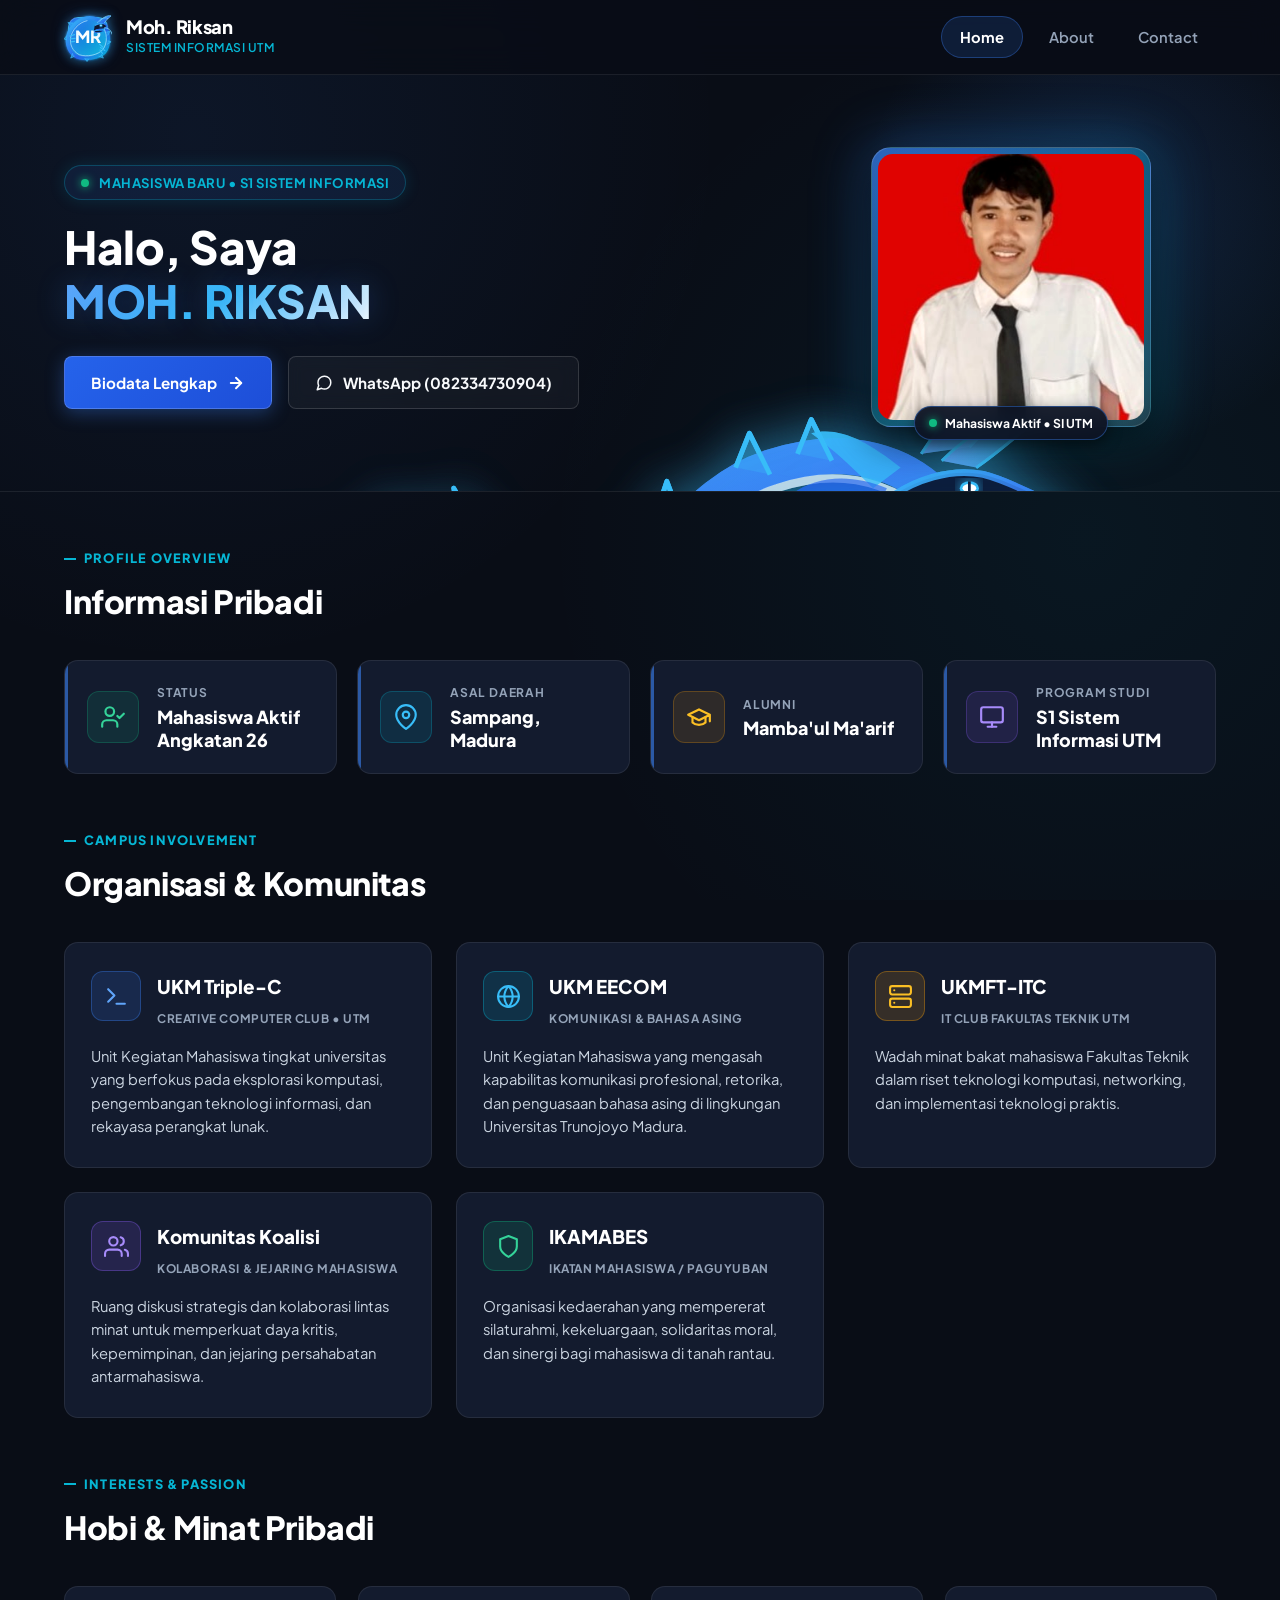
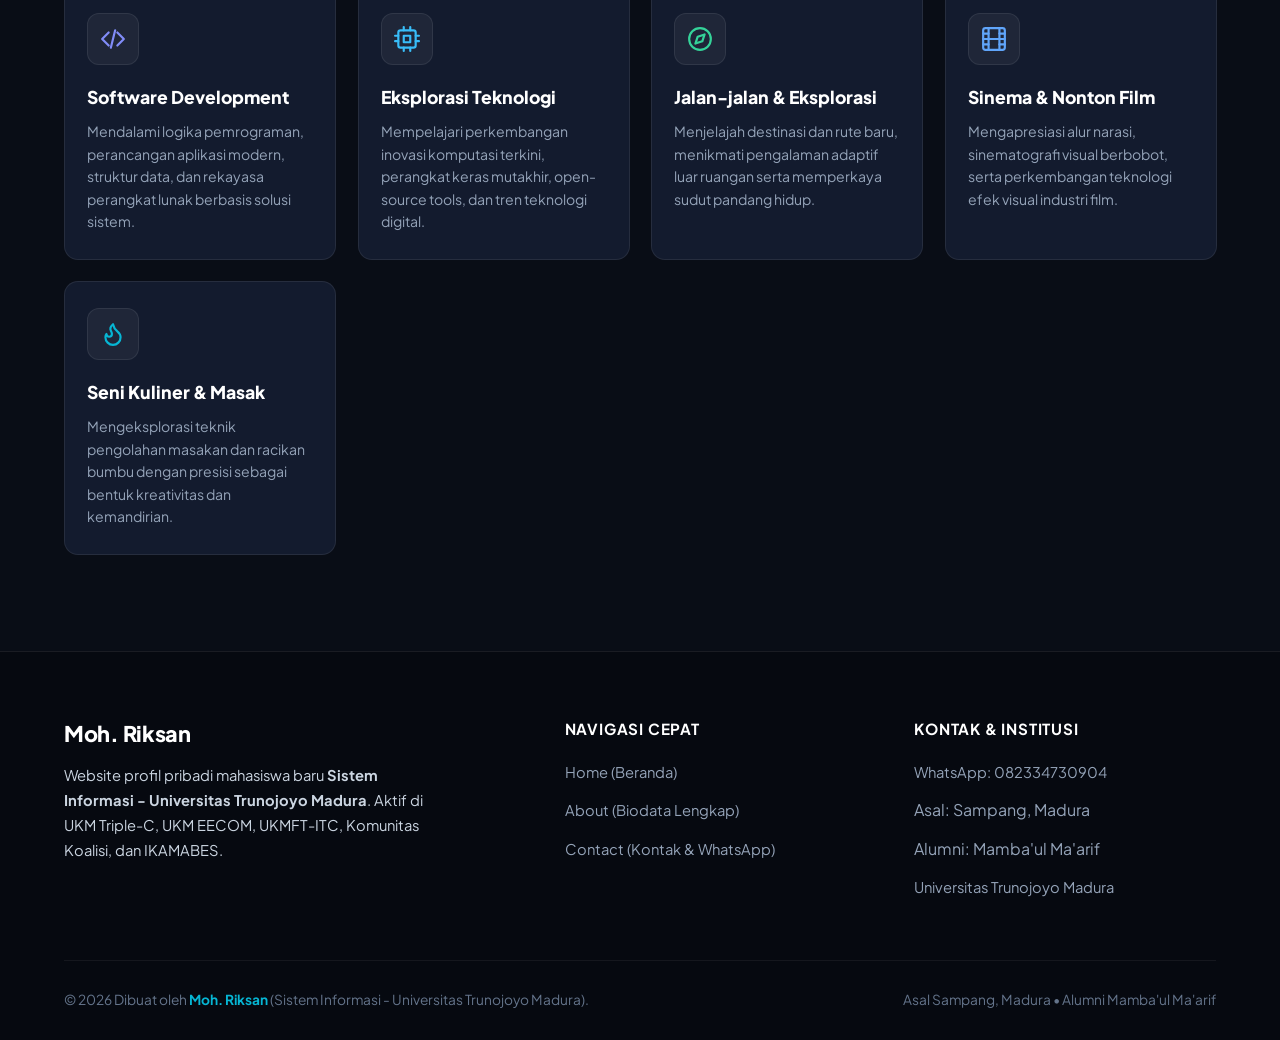
<file: index.html>
<!DOCTYPE html>
<html lang="id">
<head>
  <!-- Metadata Dasar -->
  <meta charset="UTF-8">
  <meta name="viewport" content="width=device-width, initial-scale=1.0">
  <meta name="description" content="Website Profil Pribadi Moh. Riksan - Mahasiswa Baru S1 Sistem Informasi Universitas Trunojoyo Madura (UTM), Asal Sampang Madura, Alumni Mamba'ul Ma'arif.">
  <meta name="author" content="Moh. Riksan">
  
  <title>Moh. Riksan | Profil Pribadi - Sistem Informasi UTM</title>
  
  <!-- Favicon Standar -->
  <link rel="icon" type="image/jpeg" href="assets/images/foto-riksan.jpg">
  
  <!-- CSS Utama -->
  <link rel="stylesheet" href="css/style.css">
</head>
<body>

  <!-- ========================================================================
       HEADER & NAVIGASI (DARK GLASSMORPHISM)
       ======================================================================== -->
  <header class="site-header">
    <div class="container nav-wrapper">
      
      <!-- Brand Logo -->
      <a href="index.html" class="brand-logo" title="Halaman Utama Moh. Riksan">
        <div class="logo-badge-wrapper">
          <img src="assets/images/dragon-logo.svg" alt="Naga Logo" class="dragon-badge-overlay">
          <div class="logo-badge">MR</div>
        </div>
        <div class="brand-title">
          <span class="main-name">Moh. Riksan</span>
          <span class="sub-name">Sistem Informasi UTM</span>
        </div>
      </a>

      <!-- Tombol Mobile Hamburger -->
      <button class="mobile-toggle" id="mobileToggle" aria-label="Buka Menu Navigasi" aria-expanded="false">
        <svg viewBox="0 0 24 24" width="24" height="24" stroke="currentColor" stroke-width="2" fill="none" stroke-linecap="round" stroke-linejoin="round">
          <line x1="3" y1="12" x2="21" y2="12"></line>
          <line x1="3" y1="6" x2="21" y2="6"></line>
          <line x1="3" y1="18" x2="21" y2="18"></line>
        </svg>
      </button>

      <!-- Menu Navigasi Antarhalaman -->
      <nav class="nav-menu" id="navMenu">
        <a href="index.html" class="nav-link active">Home</a>
        <a href="about.html" class="nav-link">About</a>
        <a href="contact.html" class="nav-link">Contact</a>
      </nav>

    </div>
  </header>

  <!-- ========================================================================
       HERO SECTION (MASKULIN, GAGAH & HIGH-TECH)
       ======================================================================== -->
  <section class="hero-section">
    <!-- Visual Naga Bergerak Ethereal di Latar Belakang Hero -->
    <div class="hero-dragon-bg" aria-hidden="true">
      <div class="dragon-track-flow">
        <img src="assets/images/dragon.svg" alt="Visual Naga Ethereal" class="dragon-track-img dragon-lead">
        <img src="assets/images/dragon.svg" alt="Visual Naga Ethereal" class="dragon-track-img dragon-trail">
      </div>
    </div>

    <div class="container hero-grid">
      
      <!-- Kolom Teks Hero -->
      <div class="hero-text">
        <div class="hero-badge">
          <span class="pulse-dot"></span>
          <span>Mahasiswa Baru • S1 Sistem Informasi</span>
        </div>
        
        <h1 class="hero-title">
          Halo, Saya <br>
          <span class="text-highlight">MOH. RIKSAN</span>
        </h1>
        
        <div class="hero-buttons">
          <a href="about.html" class="btn btn-primary">
            <span>Biodata Lengkap</span>
            <svg width="18" height="18" viewBox="0 0 24 24" fill="none" stroke="currentColor" stroke-width="2.5" stroke-linecap="round" stroke-linejoin="round"><line x1="5" y1="12" x2="19" y2="12"></line><polyline points="12 5 19 12 12 19"></polyline></svg>
          </a>
          <a href="https://wa.me/6282334730904" target="_blank" rel="noopener" class="btn btn-outline">
            <svg width="18" height="18" viewBox="0 0 24 24" fill="none" stroke="currentColor" stroke-width="2" stroke-linecap="round" stroke-linejoin="round"><path d="M21 11.5a8.38 8.38 0 0 1-.9 3.8 8.5 8.5 0 0 1-7.6 4.7 8.38 8.38 0 0 1-3.8-.9L3 21l1.9-5.7a8.38 8.38 0 0 1-.9-3.8 8.5 8.5 0 0 1 4.7-7.6 8.38 8.38 0 0 1 3.8-.9h.5a8.48 8.48 0 0 1 8 8v.5z"></path></svg>
            <span>WhatsApp (082334730904)</span>
          </a>
        </div>
      </div>

      <!-- Kolom Foto Profil Visual -->
      <div class="hero-avatar-wrapper">
        <div class="avatar-frame">
          <img src="assets/images/foto-riksan.jpg" alt="Foto Profil Moh. Riksan">
          <div class="avatar-status-pill">
            <span class="dot"></span>
            <span>Mahasiswa Aktif • SI UTM</span>
          </div>
        </div>
      </div>

    </div>
  </section>

  <!-- ========================================================================
       MAIN CONTENT: SPEC SHEET, ORGANISASI & HOBI
       ======================================================================== -->
  <main class="main-content">
    <div class="container">
      
      <!-- SECTION 1: SPEC SHEET / BIODATA RINGKAS -->
      <section>
        <div class="section-header">
          <span class="section-tag">Profile Overview</span>
          <h2 class="section-title">Informasi Pribadi</h2>
        </div>

        <div class="spec-grid">
          
          <!-- Status -->
          <div class="spec-card">
            <div class="spec-icon-box" style="background: rgba(16, 185, 129, 0.12); color: #34d399; border-color: rgba(16, 185, 129, 0.25);">
              <svg viewBox="0 0 24 24" fill="none" stroke="currentColor" stroke-width="2" stroke-linecap="round" stroke-linejoin="round">
                <path d="M16 21v-2a4 4 0 0 0-4-4H6a4 4 0 0 0-4 4v2"></path>
                <circle cx="9" cy="7" r="4"></circle>
                <polyline points="16 11 18 13 22 9"></polyline>
              </svg>
            </div>
            <div>
              <div class="spec-meta-label">Status</div>
              <div class="spec-meta-value">Mahasiswa Aktif Angkatan 26</div>
            </div>
          </div>

          <!-- Asal -->
          <div class="spec-card">
            <div class="spec-icon-box" style="background: rgba(6, 182, 212, 0.12); color: #38bdf8; border-color: rgba(6, 182, 212, 0.25);">
              <svg viewBox="0 0 24 24" fill="none" stroke="currentColor" stroke-width="2" stroke-linecap="round" stroke-linejoin="round">
                <path d="M21 10c0 7-9 13-9 13s-9-6-9-13a9 9 0 0 1 18 0z"></path>
                <circle cx="12" cy="10" r="3"></circle>
              </svg>
            </div>
            <div>
              <div class="spec-meta-label">Asal Daerah</div>
              <div class="spec-meta-value">Sampang, Madura</div>
            </div>
          </div>

          <!-- Alumni -->
          <div class="spec-card">
            <div class="spec-icon-box" style="background: rgba(245, 158, 11, 0.12); color: #fbbf24; border-color: rgba(245, 158, 11, 0.25);">
              <svg viewBox="0 0 24 24" fill="none" stroke="currentColor" stroke-width="2" stroke-linecap="round" stroke-linejoin="round">
                <path d="M22 10v6M2 10l10-5 10 5-10 5z"></path>
                <path d="M6 12v5c3 3 9 3 12 0v-5"></path>
              </svg>
            </div>
            <div>
              <div class="spec-meta-label">Alumni</div>
              <div class="spec-meta-value">Mamba'ul Ma'arif</div>
            </div>
          </div>

          <!-- Program Studi -->
          <div class="spec-card">
            <div class="spec-icon-box" style="background: rgba(139, 92, 246, 0.12); color: #a78bfa; border-color: rgba(139, 92, 246, 0.25);">
              <svg viewBox="0 0 24 24" fill="none" stroke="currentColor" stroke-width="2" stroke-linecap="round" stroke-linejoin="round">
                <rect x="2" y="3" width="20" height="14" rx="2" ry="2"></rect>
                <line x1="8" y1="21" x2="16" y2="21"></line>
                <line x1="12" y1="17" x2="12" y2="21"></line>
              </svg>
            </div>
            <div>
              <div class="spec-meta-label">Program Studi</div>
              <div class="spec-meta-value">S1 Sistem Informasi UTM</div>
            </div>
          </div>

        </div>
      </section>

      <!-- SECTION 2: ORGANISASI & KOMUNITAS YANG DIIKUTI -->
      <section>
        <div class="section-header">
          <span class="section-tag">Campus Involvement</span>
          <h2 class="section-title">Organisasi &amp; Komunitas</h2>
        </div>

        <div class="org-grid">
          
          <!-- Org 1: UKM Triple-C -->
          <div class="org-card theme-triplec">
            <div>
              <div class="org-card-header">
                <div class="org-badge-icon">
                  <svg viewBox="0 0 24 24" fill="none" stroke="currentColor" stroke-width="2" stroke-linecap="round" stroke-linejoin="round">
                    <polyline points="4 17 10 11 4 5"></polyline>
                    <line x1="12" y1="19" x2="20" y2="19"></line>
                  </svg>
                </div>
                <div class="org-title-group">
                  <h3>UKM Triple-C</h3>
                  <span class="org-type-tag">Creative Computer Club • UTM</span>
                </div>
              </div>
              <p class="org-desc">
                Unit Kegiatan Mahasiswa tingkat universitas yang berfokus pada eksplorasi komputasi, pengembangan teknologi informasi, dan rekayasa perangkat lunak.
              </p>
            </div>
          </div>

          <!-- Org 2: UKM EECOM -->
          <div class="org-card theme-eecom">
            <div>
              <div class="org-card-header">
                <div class="org-badge-icon">
                  <svg viewBox="0 0 24 24" fill="none" stroke="currentColor" stroke-width="2" stroke-linecap="round" stroke-linejoin="round">
                    <circle cx="12" cy="12" r="10"></circle>
                    <line x1="2" y1="12" x2="22" y2="12"></line>
                    <path d="M12 2a15.3 15.3 0 0 1 4 10 15.3 15.3 0 0 1-4 10 15.3 15.3 0 0 1-4-10 15.3 15.3 0 0 1 4-10z"></path>
                  </svg>
                </div>
                <div class="org-title-group">
                  <h3>UKM EECOM</h3>
                  <span class="org-type-tag">Komunikasi &amp; Bahasa Asing</span>
                </div>
              </div>
              <p class="org-desc">
                Unit Kegiatan Mahasiswa yang mengasah kapabilitas komunikasi profesional, retorika, dan penguasaan bahasa asing di lingkungan Universitas Trunojoyo Madura.
              </p>
            </div>
          </div>

          <!-- Org 3: UKMFT-ITC -->
          <div class="org-card theme-itc">
            <div>
              <div class="org-card-header">
                <div class="org-badge-icon">
                  <svg viewBox="0 0 24 24" fill="none" stroke="currentColor" stroke-width="2" stroke-linecap="round" stroke-linejoin="round">
                    <rect x="2" y="2" width="20" height="8" rx="2" ry="2"></rect>
                    <rect x="2" y="14" width="20" height="8" rx="2" ry="2"></rect>
                    <line x1="6" y1="6" x2="6.01" y2="6"></line>
                    <line x1="6" y1="18" x2="6.01" y2="18"></line>
                  </svg>
                </div>
                <div class="org-title-group">
                  <h3>UKMFT-ITC</h3>
                  <span class="org-type-tag">IT Club Fakultas Teknik UTM</span>
                </div>
              </div>
              <p class="org-desc">
                Wadah minat bakat mahasiswa Fakultas Teknik dalam riset teknologi komputasi, networking, dan implementasi teknologi praktis.
              </p>
            </div>
          </div>

          <!-- Org 4: Komunitas Koalisi -->
          <div class="org-card theme-koalisi">
            <div>
              <div class="org-card-header">
                <div class="org-badge-icon">
                  <svg viewBox="0 0 24 24" fill="none" stroke="currentColor" stroke-width="2" stroke-linecap="round" stroke-linejoin="round">
                    <path d="M17 21v-2a4 4 0 0 0-4-4H5a4 4 0 0 0-4 4v2"></path>
                    <circle cx="9" cy="7" r="4"></circle>
                    <path d="M23 21v-2a4 4 0 0 0-3-3.87"></path>
                    <path d="M16 3.13a4 4 0 0 1 0 7.75"></path>
                  </svg>
                </div>
                <div class="org-title-group">
                  <h3>Komunitas Koalisi</h3>
                  <span class="org-type-tag">Kolaborasi &amp; Jejaring Mahasiswa</span>
                </div>
              </div>
              <p class="org-desc">
                Ruang diskusi strategis dan kolaborasi lintas minat untuk memperkuat daya kritis, kepemimpinan, dan jejaring persahabatan antarmahasiswa.
              </p>
            </div>
          </div>

          <!-- Org 5: IKAMABES -->
          <div class="org-card theme-ikamabes">
            <div>
              <div class="org-card-header">
                <div class="org-badge-icon">
                  <svg viewBox="0 0 24 24" fill="none" stroke="currentColor" stroke-width="2" stroke-linecap="round" stroke-linejoin="round">
                    <path d="M12 22s8-4 8-10V5l-8-3-8 3v7c0 6 8 10 8 10z"></path>
                  </svg>
                </div>
                <div class="org-title-group">
                  <h3>IKAMABES</h3>
                  <span class="org-type-tag">Ikatan Mahasiswa / Paguyuban</span>
                </div>
              </div>
              <p class="org-desc">
                Organisasi kedaerahan yang mempererat silaturahmi, kekeluargaan, solidaritas moral, dan sinergi bagi mahasiswa di tanah rantau.
              </p>
            </div>
          </div>

        </div>
      </section>

      <!-- SECTION 3: HOBI & MINAT PRIBADI -->
      <section>
        <div class="section-header">
          <span class="section-tag">Interests &amp; Passion</span>
          <h2 class="section-title">Hobi &amp; Minat Pribadi</h2>
        </div>

        <div class="hobbies-grid">
          
          <!-- 1. Software Development -->
          <div class="hobby-card">
            <div class="hobby-icon-wrap" style="color: #818cf8;">
              <svg viewBox="0 0 24 24" fill="none" stroke="currentColor" stroke-width="2" stroke-linecap="round" stroke-linejoin="round">
                <polyline points="16 18 22 12 16 6"></polyline>
                <polyline points="8 6 2 12 8 18"></polyline>
                <line x1="14" y1="4" x2="10" y2="20"></line>
              </svg>
            </div>
            <h3 class="hobby-title">Software Development</h3>
            <p class="hobby-desc">Mendalami logika pemrograman, perancangan aplikasi modern, struktur data, dan rekayasa perangkat lunak berbasis solusi sistem.</p>
          </div>

          <!-- 2. Eksplorasi Teknologi -->
          <div class="hobby-card">
            <div class="hobby-icon-wrap" style="color: #38bdf8;">
              <svg viewBox="0 0 24 24" fill="none" stroke="currentColor" stroke-width="2" stroke-linecap="round" stroke-linejoin="round">
                <rect x="4" y="4" width="16" height="16" rx="2" ry="2"></rect>
                <rect x="9" y="9" width="6" height="6"></rect>
                <line x1="9" y1="1" x2="9" y2="4"></line>
                <line x1="15" y1="1" x2="15" y2="4"></line>
                <line x1="9" y1="20" x2="9" y2="23"></line>
                <line x1="15" y1="20" x2="15" y2="23"></line>
                <line x1="20" y1="9" x2="23" y2="9"></line>
                <line x1="20" y1="14" x2="23" y2="14"></line>
                <line x1="1" y1="9" x2="4" y2="9"></line>
                <line x1="1" y1="14" x2="4" y2="14"></line>
              </svg>
            </div>
            <h3 class="hobby-title">Eksplorasi Teknologi</h3>
            <p class="hobby-desc">Mempelajari perkembangan inovasi komputasi terkini, perangkat keras mutakhir, open-source tools, dan tren teknologi digital.</p>
          </div>

          <!-- 3. Jalan-jalan & Eksplorasi -->
          <div class="hobby-card">
            <div class="hobby-icon-wrap" style="color: #34d399;">
              <svg viewBox="0 0 24 24" fill="none" stroke="currentColor" stroke-width="2" stroke-linecap="round" stroke-linejoin="round">
                <circle cx="12" cy="12" r="10"></circle>
                <polygon points="16.24 7.76 14.12 14.12 7.76 16.24 9.88 9.88 16.24 7.76"></polygon>
              </svg>
            </div>
            <h3 class="hobby-title">Jalan-jalan &amp; Eksplorasi</h3>
            <p class="hobby-desc">Menjelajah destinasi dan rute baru, menikmati pengalaman adaptif luar ruangan serta memperkaya sudut pandang hidup.</p>
          </div>

          <!-- 4. Sinema & Nonton Film -->
          <div class="hobby-card">
            <div class="hobby-icon-wrap" style="color: #60a5fa;">
              <svg viewBox="0 0 24 24" fill="none" stroke="currentColor" stroke-width="2" stroke-linecap="round" stroke-linejoin="round">
                <rect x="2" y="2" width="20" height="20" rx="2.18" ry="2.18"></rect>
                <line x1="7" y1="2" x2="7" y2="22"></line>
                <line x1="17" y1="2" x2="17" y2="22"></line>
                <line x1="2" y1="12" x2="22" y2="12"></line>
                <line x1="2" y1="7" x2="7" y2="7"></line>
                <line x1="2" y1="17" x2="7" y2="17"></line>
                <line x1="17" y1="17" x2="22" y2="17"></line>
                <line x1="17" y1="7" x2="22" y2="7"></line>
              </svg>
            </div>
            <h3 class="hobby-title">Sinema &amp; Nonton Film</h3>
            <p class="hobby-desc">Mengapresiasi alur narasi, sinematografi visual berbobot, serta perkembangan teknologi efek visual industri film.</p>
          </div>

          <!-- 5. Seni Kuliner & Masak -->
          <div class="hobby-card">
            <div class="hobby-icon-wrap">
              <svg viewBox="0 0 24 24" fill="none" stroke="currentColor" stroke-width="2" stroke-linecap="round" stroke-linejoin="round">
                <path d="M8.5 14.5A2.5 2.5 0 0 0 11 12c0-1.38-.5-2-1-3-1.072-2.143-.224-4.054 2-6 .5 2.5 2 4.9 4 6.5 2 1.6 3 3.5 3 5.5a7 7 0 1 1-14 0c0-1.153.433-2.294 1-3a2.5 2.5 0 0 0 2.5 2.5z"></path>
              </svg>
            </div>
            <h3 class="hobby-title">Seni Kuliner &amp; Masak</h3>
            <p class="hobby-desc">Mengeksplorasi teknik pengolahan masakan dan racikan bumbu dengan presisi sebagai bentuk kreativitas dan kemandirian.</p>
          </div>

        </div>
      </section>

    </div>
  </main>

  <!-- ========================================================================
       FOOTER (EXECUTIVE DARK)
       ======================================================================== -->
  <footer class="site-footer">
    <div class="container">
      <div class="footer-grid">
        
        <!-- Identitas Profil Pembuat -->
        <div class="footer-brand">
          <h3>Moh. Riksan</h3>
          <p>
            Website profil pribadi mahasiswa baru <strong>Sistem Informasi - Universitas Trunojoyo Madura</strong>. 
            Aktif di UKM Triple-C, UKM EECOM, UKMFT-ITC, Komunitas Koalisi, dan IKAMABES.
          </p>
        </div>

        <!-- Navigasi Cepat -->
        <div class="footer-col">
          <h4>Navigasi Cepat</h4>
          <ul class="footer-links">
            <li><a href="index.html">Home (Beranda)</a></li>
            <li><a href="about.html">About (Biodata Lengkap)</a></li>
            <li><a href="contact.html">Contact (Kontak &amp; WhatsApp)</a></li>
          </ul>
        </div>

        <!-- Informasi Kontak & Kampus -->
        <div class="footer-col">
          <h4>Kontak &amp; Institusi</h4>
          <ul class="footer-links">
            <li><a href="https://wa.me/6282334730904" target="_blank" rel="noopener">WhatsApp: 082334730904</a></li>
            <li><span>Asal: Sampang, Madura</span></li>
            <li><span>Alumni: Mamba'ul Ma'arif</span></li>
            <li><a href="https://www.trunojoyo.ac.id" target="_blank" rel="noopener">Universitas Trunojoyo Madura</a></li>
          </ul>
        </div>

      </div>

      <!-- Copyright -->
      <div class="footer-bottom">
        <p>
          &copy; <span id="currentYear">2026</span> Dibuat oleh 
          <span class="footer-creator-highlight">Moh. Riksan</span> 
          (Sistem Informasi - Universitas Trunojoyo Madura).
        </p>
        <p>Asal Sampang, Madura • Alumni Mamba'ul Ma'arif</p>
      </div>
    </div>
  </footer>

  <!-- Script Interaktivitas -->
  <script src="js/script.js"></script>
</body>
</html>
</file>
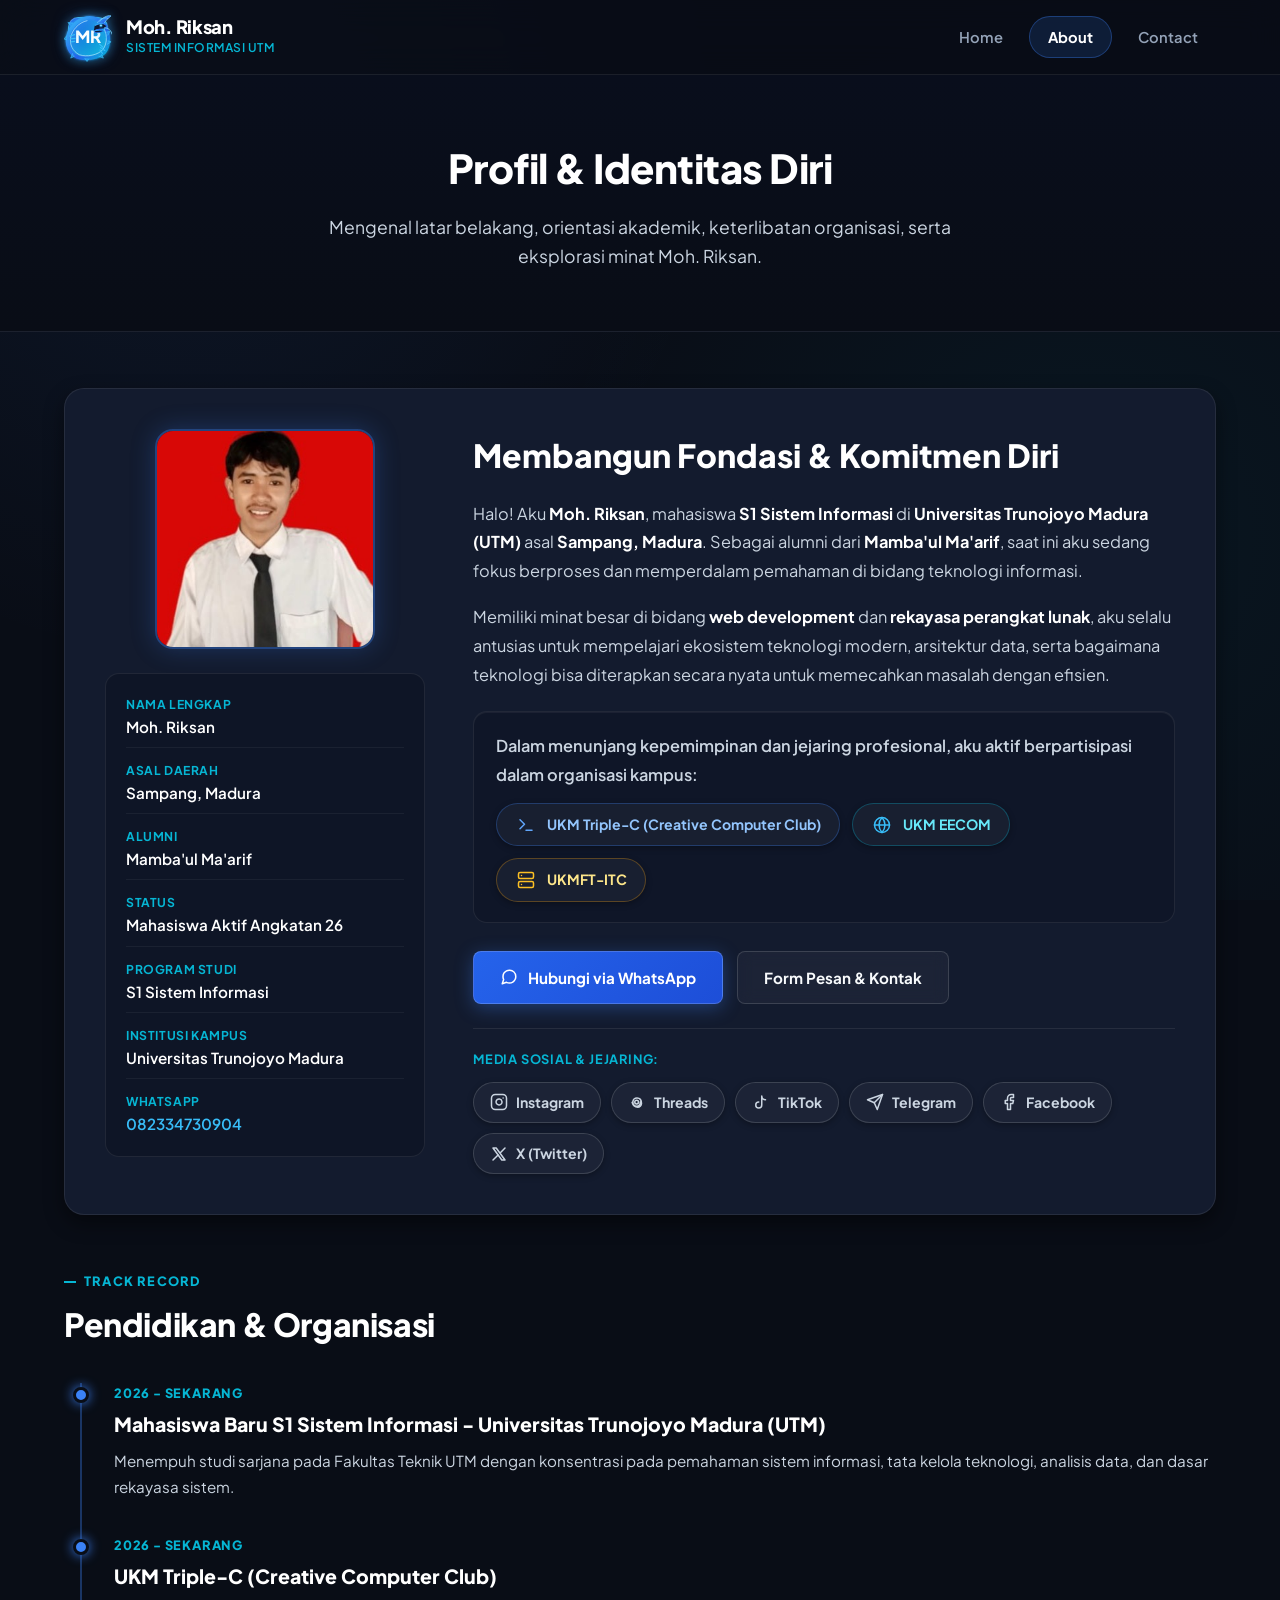
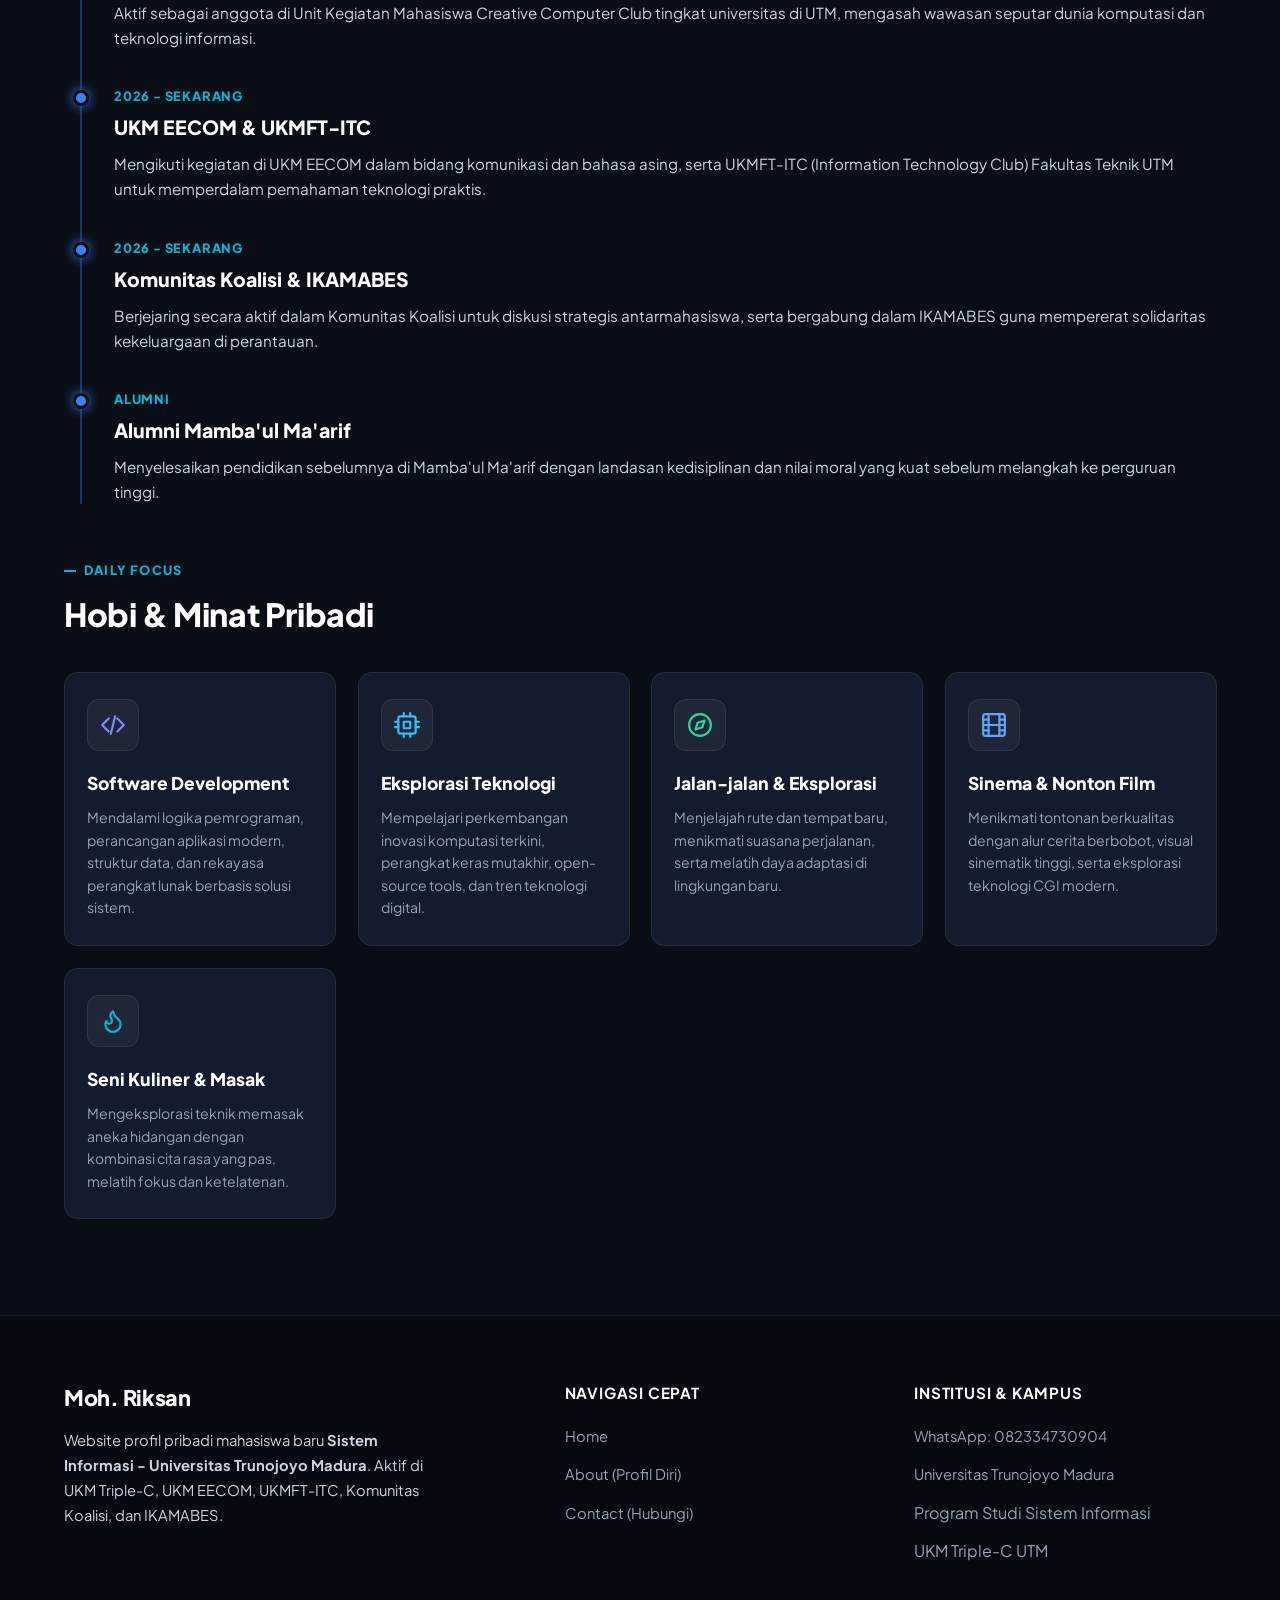
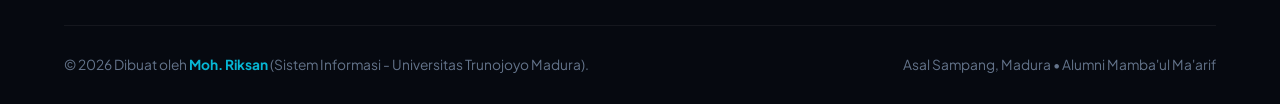
<file: about.html>
<!DOCTYPE html>
<html lang="id">
<head>
  <!-- Metadata Dasar -->
  <meta charset="UTF-8">
  <meta name="viewport" content="width=device-width, initial-scale=1.0">
  <meta name="description" content="Profil dan Biodata Lengkap Moh. Riksan - Mahasiswa Sistem Informasi Universitas Trunojoyo Madura. Riwayat pendidikan, keaktifan organisasi, dan minat pribadi.">
  <meta name="author" content="Moh. Riksan">
  
  <title>About Me | Moh. Riksan - Sistem Informasi UTM</title>
  
  <!-- Favicon Standar -->
  <link rel="icon" type="image/jpeg" href="assets/images/foto-riksan.jpg">
  
  <!-- CSS Utama -->
  <link rel="stylesheet" href="css/style.css">
</head>
<body>

  <!-- ========================================================================
       HEADER & NAVIGASI (DARK GLASSMORPHISM)
       ======================================================================== -->
  <header class="site-header">
    <div class="container nav-wrapper">
      
      <!-- Brand Logo -->
      <a href="index.html" class="brand-logo" title="Halaman Utama Moh. Riksan">
        <div class="logo-badge-wrapper">
          <img src="assets/images/dragon-logo.svg" alt="Naga Logo" class="dragon-badge-overlay">
          <div class="logo-badge">MR</div>
        </div>
        <div class="brand-title">
          <span class="main-name">Moh. Riksan</span>
          <span class="sub-name">Sistem Informasi UTM</span>
        </div>
      </a>

      <!-- Tombol Mobile Hamburger -->
      <button class="mobile-toggle" id="mobileToggle" aria-label="Buka Menu Navigasi" aria-expanded="false">
        <svg viewBox="0 0 24 24" width="24" height="24" stroke="currentColor" stroke-width="2" fill="none" stroke-linecap="round" stroke-linejoin="round">
          <line x1="3" y1="12" x2="21" y2="12"></line>
          <line x1="3" y1="6" x2="21" y2="6"></line>
          <line x1="3" y1="18" x2="21" y2="18"></line>
        </svg>
      </button>

      <!-- Menu Navigasi Antarhalaman (Aktif di About) -->
      <nav class="nav-menu" id="navMenu">
        <a href="index.html" class="nav-link">Home</a>
        <a href="about.html" class="nav-link active">About</a>
        <a href="contact.html" class="nav-link">Contact</a>
      </nav>

    </div>
  </header>

  <!-- ========================================================================
       PAGE HEADER
       ======================================================================== -->
  <section class="page-header">
    <div class="container">
      <h1>Profil &amp; Identitas Diri</h1>
      <p>Mengenal latar belakang, orientasi akademik, keterlibatan organisasi, serta eksplorasi minat Moh. Riksan.</p>
    </div>
  </section>

  <!-- ========================================================================
       MAIN CONTENT: PROFIL, BIODATA, & TIMELINE
       ======================================================================== -->
  <main class="main-content">
    <div class="container">
      
      <!-- KOTAK BIODATA & INTRODUKSI -->
      <section class="about-intro-grid">
        
        <!-- Kolom Foto Profil & Data Singkat -->
        <div class="about-avatar-box">
          <img src="assets/images/foto-riksan.jpg" alt="Foto Profil Moh. Riksan">
          <div class="biodata-list">
            <div class="biodata-item">
              <span class="biodata-label">Nama Lengkap</span>
              <span class="biodata-value">Moh. Riksan</span>
            </div>
            <div class="biodata-item">
              <span class="biodata-label">Asal Daerah</span>
              <span class="biodata-value">Sampang, Madura</span>
            </div>
            <div class="biodata-item">
              <span class="biodata-label">Alumni</span>
              <span class="biodata-value">Mamba'ul Ma'arif</span>
            </div>
            <div class="biodata-item">
              <span class="biodata-label">Status</span>
              <span class="biodata-value">Mahasiswa Aktif Angkatan 26</span>
            </div>
            <div class="biodata-item">
              <span class="biodata-label">Program Studi</span>
              <span class="biodata-value">S1 Sistem Informasi</span>
            </div>
            <div class="biodata-item">
              <span class="biodata-label">Institusi Kampus</span>
              <span class="biodata-value">Universitas Trunojoyo Madura</span>
            </div>
            <div class="biodata-item">
              <span class="biodata-label">WhatsApp</span>
              <span class="biodata-value"><a href="https://wa.me/6282334730904" target="_blank" rel="noopener" style="color: #38bdf8;">082334730904</a></span>
            </div>
          </div>
        </div>

        <!-- Kolom Deskripsi Diri Naratif -->
        <div class="about-bio-text">
          <h2>Membangun Fondasi &amp; Komitmen Diri</h2>
          <p>
            Halo! Aku <strong>Moh. Riksan</strong>, mahasiswa <strong>S1 Sistem Informasi</strong> di <strong>Universitas Trunojoyo Madura (UTM)</strong> asal <strong>Sampang, Madura</strong>. Sebagai alumni dari <strong>Mamba'ul Ma'arif</strong>, saat ini aku sedang fokus berproses dan memperdalam pemahaman di bidang teknologi informasi.
          </p>
          <p>
            Memiliki minat besar di bidang <strong>web development</strong> dan <strong>rekayasa perangkat lunak</strong>, aku selalu antusias untuk mempelajari ekosistem teknologi modern, arsitektur data, serta bagaimana teknologi bisa diterapkan secara nyata untuk memecahkan masalah dengan efisien.
          </p>
          
          <!-- Bagian Organisasi Kampus (Pills Interaktif) -->
          <div class="org-pills-section">
            <p class="org-intro-text">
              Dalam menunjang kepemimpinan dan jejaring profesional, aku aktif berpartisipasi dalam organisasi kampus:
            </p>
            <div class="org-pills-list">
              
              <!-- 1. UKM Triple-C -->
              <div class="org-pill theme-triplec-pill" title="Creative Computer Club - Universitas Trunojoyo Madura">
                <span class="pill-icon">
                  <svg viewBox="0 0 24 24" fill="none" stroke="currentColor" stroke-width="2" stroke-linecap="round" stroke-linejoin="round">
                    <polyline points="4 17 10 11 4 5"></polyline>
                    <line x1="12" y1="19" x2="20" y2="19"></line>
                  </svg>
                </span>
                <span class="pill-text">UKM Triple-C (Creative Computer Club)</span>
              </div>

              <!-- 2. UKM EECOM -->
              <div class="org-pill theme-eecom-pill" title="Komunikasi & Bahasa Asing">
                <span class="pill-icon">
                  <svg viewBox="0 0 24 24" fill="none" stroke="currentColor" stroke-width="2" stroke-linecap="round" stroke-linejoin="round">
                    <circle cx="12" cy="12" r="10"></circle>
                    <line x1="2" y1="12" x2="22" y2="12"></line>
                    <path d="M12 2a15.3 15.3 0 0 1 4 10 15.3 15.3 0 0 1-4 10 15.3 15.3 0 0 1-4-10 15.3 15.3 0 0 1 4-10z"></path>
                  </svg>
                </span>
                <span class="pill-text">UKM EECOM</span>
              </div>

              <!-- 3. UKMFT-ITC -->
              <div class="org-pill theme-itc-pill" title="IT Club Fakultas Teknik UTM">
                <span class="pill-icon">
                  <svg viewBox="0 0 24 24" fill="none" stroke="currentColor" stroke-width="2" stroke-linecap="round" stroke-linejoin="round">
                    <rect x="2" y="2" width="20" height="8" rx="2" ry="2"></rect>
                    <rect x="2" y="14" width="20" height="8" rx="2" ry="2"></rect>
                    <line x1="6" y1="6" x2="6.01" y2="6"></line>
                    <line x1="6" y1="18" x2="6.01" y2="18"></line>
                  </svg>
                </span>
                <span class="pill-text">UKMFT-ITC</span>
              </div>

            </div>
          </div>
          
          <div style="margin-top: 28px; display: flex; gap: 14px; flex-wrap: wrap;">
            <a href="https://wa.me/6282334730904" target="_blank" rel="noopener" class="btn btn-primary">
              <svg width="18" height="18" viewBox="0 0 24 24" fill="none" stroke="currentColor" stroke-width="2" stroke-linecap="round" stroke-linejoin="round"><path d="M21 11.5a8.38 8.38 0 0 1-.9 3.8 8.5 8.5 0 0 1-7.6 4.7 8.38 8.38 0 0 1-3.8-.9L3 21l1.9-5.7a8.38 8.38 0 0 1-.9-3.8 8.5 8.5 0 0 1 4.7-7.6 8.38 8.38 0 0 1 3.8-.9h.5a8.48 8.48 0 0 1 8 8v.5z"></path></svg>
              <span>Hubungi via WhatsApp</span>
            </a>
            <a href="contact.html" class="btn btn-outline">
              <span>Form Pesan &amp; Kontak</span>
            </a>
          </div>

          <!-- Area Ikon & Tautan Media Sosial Interaktif -->
          <div class="about-social-area">
            <span class="social-area-label">Media Sosial &amp; Jejaring:</span>
            <div class="social-badge-list">
              
              <!-- 1. Instagram -->
              <a href="https://www.instagram.com/moh.riksan24434?stkn=bXYwazA0eGZ1Ymlk" target="_blank" rel="noopener noreferrer" class="social-pill-link instagram-link" title="Instagram: @moh.riksan24434">
                <svg viewBox="0 0 24 24" width="18" height="18" fill="none" stroke="currentColor" stroke-width="2" stroke-linecap="round" stroke-linejoin="round">
                  <rect x="2" y="2" width="20" height="20" rx="5" ry="5"></rect>
                  <path d="M16 11.37A4 4 0 1 1 12.63 8 4 4 0 0 1 16 11.37z"></path>
                  <line x1="17.5" y1="6.5" x2="17.51" y2="6.5"></line>
                </svg>
                <span>Instagram</span>
              </a>

              <!-- 2. Threads -->
              <a href="https://www.threads.net/@moh.riksan24434" target="_blank" rel="noopener noreferrer" class="social-pill-link threads-link" title="Threads: @moh.riksan24434">
                <svg viewBox="0 0 24 24" width="18" height="18" fill="none" stroke="currentColor" stroke-width="2" stroke-linecap="round" stroke-linejoin="round">
                  <path d="M16.5 12c0 3-2 5.5-5 5.5s-5-2.5-5-5.5 2.5-5.5 5.5-5.5c4 0 6 3 6 7.5 0 3-2.5 5-5 5-3.5 0-6.5-2.5-7.5-6.5"></path>
                  <circle cx="11.5" cy="12" r="2.5"></circle>
                </svg>
                <span>Threads</span>
              </a>

              <!-- 3. TikTok -->
              <a href="https://vm.tiktok.com/ZS9SD2DduRw3N-J8v0H/" target="_blank" rel="noopener noreferrer" class="social-pill-link tiktok-link" title="TikTok: Moh. Riksan">
                <svg viewBox="0 0 24 24" width="18" height="18" fill="none" stroke="currentColor" stroke-width="2" stroke-linecap="round" stroke-linejoin="round">
                  <path d="M9 12a4 4 0 1 0 4 4V4a5 5 0 0 0 5 5"></path>
                </svg>
                <span>TikTok</span>
              </a>

              <!-- 4. Telegram -->
              <a href="https://t.me/+6282334730904" target="_blank" rel="noopener noreferrer" class="social-pill-link telegram-link" title="Telegram: 082334730904">
                <svg viewBox="0 0 24 24" width="18" height="18" fill="none" stroke="currentColor" stroke-width="2" stroke-linecap="round" stroke-linejoin="round">
                  <line x1="22" y1="2" x2="11" y2="13"></line>
                  <polygon points="22 2 15 22 11 13 2 9 22 2"></polygon>
                </svg>
                <span>Telegram</span>
              </a>

              <!-- 5. Facebook -->
              <a href="https://www.facebook.com/share/1DLhRDgZkA/" target="_blank" rel="noopener noreferrer" class="social-pill-link facebook-link" title="Facebook: Moh. Riksan">
                <svg viewBox="0 0 24 24" width="18" height="18" fill="none" stroke="currentColor" stroke-width="2" stroke-linecap="round" stroke-linejoin="round">
                  <path d="M18 2h-3a5 5 0 0 0-5 5v3H7v4h3v8h4v-8h3l1-4h-4V7a1 1 0 0 1 1-1h3z"></path>
                </svg>
                <span>Facebook</span>
              </a>

              <!-- 6. X (Twitter) -->
              <a href="https://x.com/JrRiksan30293" target="_blank" rel="noopener noreferrer" class="social-pill-link twitter-link" title="X (Twitter): @JrRiksan30293">
                <svg viewBox="0 0 24 24" width="18" height="18" fill="none" stroke="currentColor" stroke-width="2" stroke-linecap="round" stroke-linejoin="round">
                  <path d="M4 4l11.733 16h4.267l-11.733-16z"></path>
                  <path d="M4 20l6.768-6.768m3.355-3.355L20 4"></path>
                </svg>
                <span>X (Twitter)</span>
              </a>

            </div>
          </div>
        </div>

      </section>

      <!-- BAGIAN RIWAYAT PENDIDIKAN & ORGANISASI -->
      <section style="margin-bottom: 56px;">
        <div class="section-header">
          <span class="section-tag">Track Record</span>
          <h2 class="section-title">Pendidikan &amp; Organisasi</h2>
        </div>

        <div class="timeline">
          
          <!-- 1. Maba SI UTM -->
          <div class="timeline-item">
            <div class="timeline-dot"></div>
            <div class="timeline-year">2026 - Sekarang</div>
            <h3 class="timeline-title">Mahasiswa Baru S1 Sistem Informasi - Universitas Trunojoyo Madura (UTM)</h3>
            <p class="timeline-desc">
              Menempuh studi sarjana pada Fakultas Teknik UTM dengan konsentrasi pada pemahaman sistem informasi, tata kelola teknologi, analisis data, dan dasar rekayasa sistem.
            </p>
          </div>

          <!-- 2. UKM Triple-C -->
          <div class="timeline-item">
            <div class="timeline-dot"></div>
            <div class="timeline-year">2026 - Sekarang</div>
            <h3 class="timeline-title">UKM Triple-C (Creative Computer Club)</h3>
            <p class="timeline-desc">
              Aktif sebagai anggota di Unit Kegiatan Mahasiswa Creative Computer Club tingkat universitas di UTM, mengasah wawasan seputar dunia komputasi dan teknologi informasi.
            </p>
          </div>

          <!-- 3. UKM EECOM & UKMFT-ITC -->
          <div class="timeline-item">
            <div class="timeline-dot"></div>
            <div class="timeline-year">2026 - Sekarang</div>
            <h3 class="timeline-title">UKM EECOM &amp; UKMFT-ITC</h3>
            <p class="timeline-desc">
              Mengikuti kegiatan di UKM EECOM dalam bidang komunikasi dan bahasa asing, serta UKMFT-ITC (Information Technology Club) Fakultas Teknik UTM untuk memperdalam pemahaman teknologi praktis.
            </p>
          </div>

          <!-- 4. Komunitas Koalisi & IKAMABES -->
          <div class="timeline-item">
            <div class="timeline-dot"></div>
            <div class="timeline-year">2026 - Sekarang</div>
            <h3 class="timeline-title">Komunitas Koalisi &amp; IKAMABES</h3>
            <p class="timeline-desc">
              Berjejaring secara aktif dalam Komunitas Koalisi untuk diskusi strategis antarmahasiswa, serta bergabung dalam IKAMABES guna mempererat solidaritas kekeluargaan di perantauan.
            </p>
          </div>

          <!-- 5. Alumni Mamba'ul Ma'arif -->
          <div class="timeline-item">
            <div class="timeline-dot"></div>
            <div class="timeline-year">Alumni</div>
            <h3 class="timeline-title">Alumni Mamba'ul Ma'arif</h3>
            <p class="timeline-desc">
              Menyelesaikan pendidikan sebelumnya di Mamba'ul Ma'arif dengan landasan kedisiplinan dan nilai moral yang kuat sebelum melangkah ke perguruan tinggi.
            </p>
          </div>

        </div>
      </section>

      <!-- BAGIAN HOBI & MINAT -->
      <section>
        <div class="section-header">
          <span class="section-tag">Daily Focus</span>
          <h2 class="section-title">Hobi &amp; Minat Pribadi</h2>
        </div>

        <div class="hobbies-grid">
          
          <!-- 1. Software Development -->
          <div class="hobby-card">
            <div class="hobby-icon-wrap" style="color: #818cf8;">
              <svg viewBox="0 0 24 24" fill="none" stroke="currentColor" stroke-width="2" stroke-linecap="round" stroke-linejoin="round">
                <polyline points="16 18 22 12 16 6"></polyline>
                <polyline points="8 6 2 12 8 18"></polyline>
                <line x1="14" y1="4" x2="10" y2="20"></line>
              </svg>
            </div>
            <h3 class="hobby-title">Software Development</h3>
            <p class="hobby-desc">Mendalami logika pemrograman, perancangan aplikasi modern, struktur data, dan rekayasa perangkat lunak berbasis solusi sistem.</p>
          </div>

          <!-- 2. Eksplorasi Teknologi -->
          <div class="hobby-card">
            <div class="hobby-icon-wrap" style="color: #38bdf8;">
              <svg viewBox="0 0 24 24" fill="none" stroke="currentColor" stroke-width="2" stroke-linecap="round" stroke-linejoin="round">
                <rect x="4" y="4" width="16" height="16" rx="2" ry="2"></rect>
                <rect x="9" y="9" width="6" height="6"></rect>
                <line x1="9" y1="1" x2="9" y2="4"></line>
                <line x1="15" y1="1" x2="15" y2="4"></line>
                <line x1="9" y1="20" x2="9" y2="23"></line>
                <line x1="15" y1="20" x2="15" y2="23"></line>
                <line x1="20" y1="9" x2="23" y2="9"></line>
                <line x1="20" y1="14" x2="23" y2="14"></line>
                <line x1="1" y1="9" x2="4" y2="9"></line>
                <line x1="1" y1="14" x2="4" y2="14"></line>
              </svg>
            </div>
            <h3 class="hobby-title">Eksplorasi Teknologi</h3>
            <p class="hobby-desc">Mempelajari perkembangan inovasi komputasi terkini, perangkat keras mutakhir, open-source tools, dan tren teknologi digital.</p>
          </div>

          <!-- 3. Jalan-jalan & Eksplorasi -->
          <div class="hobby-card">
            <div class="hobby-icon-wrap" style="color: #34d399;">
              <svg viewBox="0 0 24 24" fill="none" stroke="currentColor" stroke-width="2" stroke-linecap="round" stroke-linejoin="round">
                <circle cx="12" cy="12" r="10"></circle>
                <polygon points="16.24 7.76 14.12 14.12 7.76 16.24 9.88 9.88 16.24 7.76"></polygon>
              </svg>
            </div>
            <h3 class="hobby-title">Jalan-jalan &amp; Eksplorasi</h3>
            <p class="hobby-desc">Menjelajah rute dan tempat baru, menikmati suasana perjalanan, serta melatih daya adaptasi di lingkungan baru.</p>
          </div>

          <!-- 4. Sinema & Nonton Film -->
          <div class="hobby-card">
            <div class="hobby-icon-wrap" style="color: #60a5fa;">
              <svg viewBox="0 0 24 24" fill="none" stroke="currentColor" stroke-width="2" stroke-linecap="round" stroke-linejoin="round">
                <rect x="2" y="2" width="20" height="20" rx="2.18" ry="2.18"></rect>
                <line x1="7" y1="2" x2="7" y2="22"></line>
                <line x1="17" y1="2" x2="17" y2="22"></line>
                <line x1="2" y1="12" x2="22" y2="12"></line>
                <line x1="2" y1="7" x2="7" y2="7"></line>
                <line x1="2" y1="17" x2="7" y2="17"></line>
                <line x1="17" y1="17" x2="22" y2="17"></line>
                <line x1="17" y1="7" x2="22" y2="7"></line>
              </svg>
            </div>
            <h3 class="hobby-title">Sinema &amp; Nonton Film</h3>
            <p class="hobby-desc">Menikmati tontonan berkualitas dengan alur cerita berbobot, visual sinematik tinggi, serta eksplorasi teknologi CGI modern.</p>
          </div>

          <!-- 5. Seni Kuliner & Masak -->
          <div class="hobby-card">
            <div class="hobby-icon-wrap">
              <svg viewBox="0 0 24 24" fill="none" stroke="currentColor" stroke-width="2" stroke-linecap="round" stroke-linejoin="round">
                <path d="M8.5 14.5A2.5 2.5 0 0 0 11 12c0-1.38-.5-2-1-3-1.072-2.143-.224-4.054 2-6 .5 2.5 2 4.9 4 6.5 2 1.6 3 3.5 3 5.5a7 7 0 1 1-14 0c0-1.153.433-2.294 1-3a2.5 2.5 0 0 0 2.5 2.5z"></path>
              </svg>
            </div>
            <h3 class="hobby-title">Seni Kuliner &amp; Masak</h3>
            <p class="hobby-desc">Mengeksplorasi teknik memasak aneka hidangan dengan kombinasi cita rasa yang pas, melatih fokus dan ketelatenan.</p>
          </div>

        </div>
      </section>

    </div>
  </main>

  <!-- ========================================================================
       FOOTER
       ======================================================================== -->
  <footer class="site-footer">
    <div class="container">
      <div class="footer-grid">
        
        <div class="footer-brand">
          <h3>Moh. Riksan</h3>
          <p>
            Website profil pribadi mahasiswa baru <strong>Sistem Informasi - Universitas Trunojoyo Madura</strong>. 
            Aktif di UKM Triple-C, UKM EECOM, UKMFT-ITC, Komunitas Koalisi, dan IKAMABES.
          </p>
        </div>

        <div class="footer-col">
          <h4>Navigasi Cepat</h4>
          <ul class="footer-links">
            <li><a href="index.html">Home</a></li>
            <li><a href="about.html">About (Profil Diri)</a></li>
            <li><a href="contact.html">Contact (Hubungi)</a></li>
          </ul>
        </div>

        <div class="footer-col">
          <h4>Institusi &amp; Kampus</h4>
          <ul class="footer-links">
            <li><a href="https://wa.me/6282334730904" target="_blank" rel="noopener">WhatsApp: 082334730904</a></li>
            <li><a href="https://www.trunojoyo.ac.id" target="_blank" rel="noopener">Universitas Trunojoyo Madura</a></li>
            <li><span>Program Studi Sistem Informasi</span></li>
            <li><span>UKM Triple-C UTM</span></li>
          </ul>
        </div>

      </div>

      <div class="footer-bottom">
        <p>
          &copy; <span id="currentYear">2026</span> Dibuat oleh 
          <span class="footer-creator-highlight">Moh. Riksan</span> 
          (Sistem Informasi - Universitas Trunojoyo Madura).
        </p>
        <p>Asal Sampang, Madura • Alumni Mamba'ul Ma'arif</p>
      </div>

    </div>
  </footer>

  <!-- Script Interaktivitas -->
  <script src="js/script.js"></script>
</body>
</html>
</file>
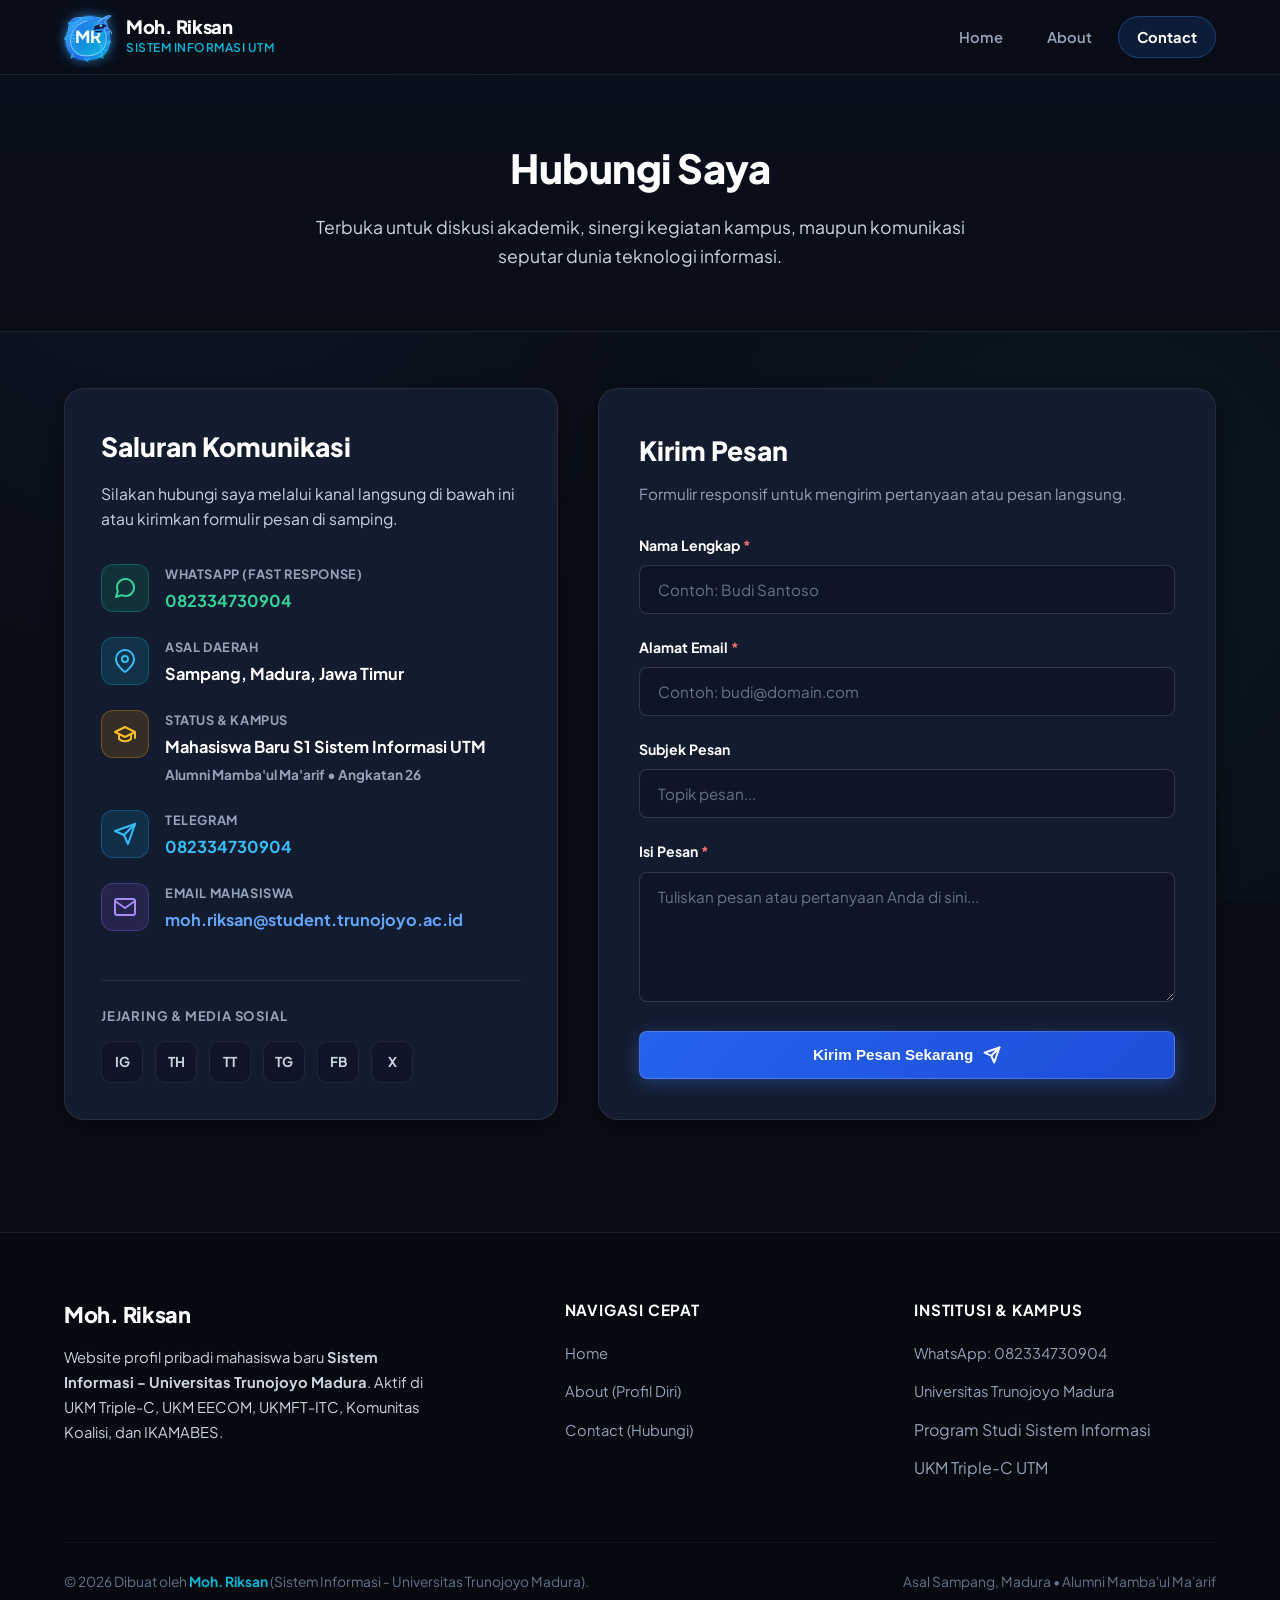
<file: contact.html>
<!DOCTYPE html>
<html lang="id">
<head>
  <!-- Metadata Dasar -->
  <meta charset="UTF-8">
  <meta name="viewport" content="width=device-width, initial-scale=1.0">
  <meta name="description" content="Hubungi Moh. Riksan - Mahasiswa Sistem Informasi Universitas Trunojoyo Madura. Kirim pesan, konsultasi, atau ajakan kolaborasi kegiatan.">
  <meta name="author" content="Moh. Riksan">
  
  <title>Contact | Moh. Riksan - Sistem Informasi UTM</title>
  
  <!-- Favicon Standar -->
  <link rel="icon" type="image/jpeg" href="assets/images/foto-riksan.jpg">
  
  <!-- CSS Utama -->
  <link rel="stylesheet" href="css/style.css">
</head>
<body>

  <!-- ========================================================================
       HEADER & NAVIGASI (DARK GLASSMORPHISM)
       ======================================================================== -->
  <header class="site-header">
    <div class="container nav-wrapper">
      
      <!-- Brand Logo -->
      <a href="index.html" class="brand-logo" title="Halaman Utama Moh. Riksan">
        <div class="logo-badge-wrapper">
          <img src="assets/images/dragon-logo.svg" alt="Naga Logo" class="dragon-badge-overlay">
          <div class="logo-badge">MR</div>
        </div>
        <div class="brand-title">
          <span class="main-name">Moh. Riksan</span>
          <span class="sub-name">Sistem Informasi UTM</span>
        </div>
      </a>

      <!-- Tombol Mobile Hamburger -->
      <button class="mobile-toggle" id="mobileToggle" aria-label="Buka Menu Navigasi" aria-expanded="false">
        <svg viewBox="0 0 24 24" width="24" height="24" stroke="currentColor" stroke-width="2" fill="none" stroke-linecap="round" stroke-linejoin="round">
          <line x1="3" y1="12" x2="21" y2="12"></line>
          <line x1="3" y1="6" x2="21" y2="6"></line>
          <line x1="3" y1="18" x2="21" y2="18"></line>
        </svg>
      </button>

      <!-- Menu Navigasi Antarhalaman (Aktif di Contact) -->
      <nav class="nav-menu" id="navMenu">
        <a href="index.html" class="nav-link">Home</a>
        <a href="about.html" class="nav-link">About</a>
        <a href="contact.html" class="nav-link active">Contact</a>
      </nav>

    </div>
  </header>

  <!-- ========================================================================
       PAGE HEADER
       ======================================================================== -->
  <section class="page-header">
    <div class="container">
      <h1>Hubungi Saya</h1>
      <p>Terbuka untuk diskusi akademik, sinergi kegiatan kampus, maupun komunikasi seputar dunia teknologi informasi.</p>
    </div>
  </section>

  <!-- ========================================================================
       MAIN CONTENT: FORMULIR KONTAK & DETAIL INFORMASI
       ======================================================================== -->
  <main class="main-content">
    <div class="container">
      
      <div class="contact-layout">
        
        <!-- KOLOM KIRI: DETAIL KONTAK & INFORMASI KAMPUS -->
        <aside class="contact-info-card">
          <div>
            <h2 class="contact-info-title">Saluran Komunikasi</h2>
            <p class="contact-info-desc">
              Silakan hubungi saya melalui kanal langsung di bawah ini atau kirimkan formulir pesan di samping.
            </p>

            <div class="contact-method-list">
              
              <!-- Item 1: WhatsApp -->
              <div class="contact-method-item">
                <div class="contact-icon-box" style="background: rgba(16, 185, 129, 0.15); color: #34d399; border-color: rgba(16, 185, 129, 0.3);">
                  <svg viewBox="0 0 24 24" fill="none" stroke="currentColor" stroke-width="2" stroke-linecap="round" stroke-linejoin="round">
                    <path d="M21 11.5a8.38 8.38 0 0 1-.9 3.8 8.5 8.5 0 0 1-7.6 4.7 8.38 8.38 0 0 1-3.8-.9L3 21l1.9-5.7a8.38 8.38 0 0 1-.9-3.8 8.5 8.5 0 0 1 4.7-7.6 8.38 8.38 0 0 1 3.8-.9h.5a8.48 8.48 0 0 1 8 8v.5z"></path>
                  </svg>
                </div>
                <div class="contact-method-details">
                  <h4>WhatsApp (Fast Response)</h4>
                  <p><a href="https://wa.me/6282334730904" target="_blank" rel="noopener" style="color: #34d399;">082334730904</a></p>
                </div>
              </div>

              <!-- Item 2: Asal Daerah & Domisili -->
              <div class="contact-method-item">
                <div class="contact-icon-box" style="background: rgba(6, 182, 212, 0.15); color: #38bdf8; border-color: rgba(6, 182, 212, 0.3);">
                  <svg viewBox="0 0 24 24" fill="none" stroke="currentColor" stroke-width="2" stroke-linecap="round" stroke-linejoin="round">
                    <path d="M21 10c0 7-9 13-9 13s-9-6-9-13a9 9 0 0 1 18 0z"></path>
                    <circle cx="12" cy="10" r="3"></circle>
                  </svg>
                </div>
                <div class="contact-method-details">
                  <h4>Asal Daerah</h4>
                  <p>Sampang, Madura, Jawa Timur</p>
                </div>
              </div>

              <!-- Item 3: Status & Almamater -->
              <div class="contact-method-item">
                <div class="contact-icon-box" style="background: rgba(245, 158, 11, 0.15); color: #fbbf24; border-color: rgba(245, 158, 11, 0.3);">
                  <svg viewBox="0 0 24 24" fill="none" stroke="currentColor" stroke-width="2" stroke-linecap="round" stroke-linejoin="round">
                    <path d="M22 10v6M2 10l10-5 10 5-10 5z"></path>
                    <path d="M6 12v5c3 3 9 3 12 0v-5"></path>
                  </svg>
                </div>
                <div class="contact-method-details">
                  <h4>Status &amp; Kampus</h4>
                  <p>Mahasiswa Baru S1 Sistem Informasi UTM<br><span style="font-size: 0.85rem; color: var(--text-muted);">Alumni Mamba'ul Ma'arif • Angkatan 26</span></p>
                </div>
              </div>

              <!-- Item 4: Telegram -->
              <div class="contact-method-item">
                <div class="contact-icon-box" style="background: rgba(14, 165, 233, 0.15); color: #38bdf8; border-color: rgba(14, 165, 233, 0.3);">
                  <svg viewBox="0 0 24 24" fill="none" stroke="currentColor" stroke-width="2" stroke-linecap="round" stroke-linejoin="round">
                    <line x1="22" y1="2" x2="11" y2="13"></line>
                    <polygon points="22 2 15 22 11 13 2 9 22 2"></polygon>
                  </svg>
                </div>
                <div class="contact-method-details">
                  <h4>Telegram</h4>
                  <p><a href="https://t.me/+6282334730904" target="_blank" rel="noopener noreferrer" style="color: #38bdf8;">082334730904</a></p>
                </div>
              </div>

              <!-- Item 5: Email Mahasiswa -->
              <div class="contact-method-item">
                <div class="contact-icon-box" style="background: rgba(139, 92, 246, 0.15); color: #a78bfa; border-color: rgba(139, 92, 246, 0.3);">
                  <svg viewBox="0 0 24 24" fill="none" stroke="currentColor" stroke-width="2" stroke-linecap="round" stroke-linejoin="round">
                    <path d="M4 4h16c1.1 0 2 .9 2 2v12c0 1.1-.9 2-2 2H4c-1.1 0-2-.9-2-2V6c0-1.1.9-2 2-2z"></path>
                    <polyline points="22,6 12,13 2,6"></polyline>
                  </svg>
                </div>
                <div class="contact-method-details">
                  <h4>Email Mahasiswa</h4>
                  <p><a href="mailto:moh.riksan@student.trunojoyo.ac.id" style="color: #60a5fa;">moh.riksan@student.trunojoyo.ac.id</a></p>
                </div>
              </div>

            </div>

          </div>

          <!-- Media Sosial -->
          <div class="contact-socials-box">
            <h4>Jejaring &amp; Media Sosial</h4>
            <div class="social-links" style="flex-wrap: wrap;">
              <a href="https://www.instagram.com/moh.riksan24434?stkn=bXYwazA0eGZ1Ymlk" target="_blank" rel="noopener noreferrer" class="social-btn" title="Instagram">IG</a>
              <a href="https://www.threads.net/@moh.riksan24434" target="_blank" rel="noopener noreferrer" class="social-btn" title="Threads">TH</a>
              <a href="https://vm.tiktok.com/ZS9SD2DduRw3N-J8v0H/" target="_blank" rel="noopener noreferrer" class="social-btn" title="TikTok">TT</a>
              <a href="https://t.me/+6282334730904" target="_blank" rel="noopener noreferrer" class="social-btn" title="Telegram">TG</a>
              <a href="https://www.facebook.com/share/1DLhRDgZkA/" target="_blank" rel="noopener noreferrer" class="social-btn" title="Facebook">FB</a>
              <a href="https://x.com/JrRiksan30293" target="_blank" rel="noopener noreferrer" class="social-btn" title="X (Twitter)">X</a>
            </div>
          </div>
        </aside>

        <!-- KOLOM KANAN: FORMULIR PESAN INTERAKTIF -->
        <section class="contact-form-card">
          <h2 class="form-title">Kirim Pesan</h2>
          <p class="form-subtitle">Formulir responsif untuk mengirim pertanyaan atau pesan langsung.</p>

          <!-- Kotak Notifikasi Sukses / Feedback -->
          <div id="formFeedback" class="form-feedback-box" role="alert"></div>

          <!-- Form HTML Semantik -->
          <form id="contactForm" action="#" method="POST" novalidate>
            
            <!-- Input Nama -->
            <div class="form-group">
              <label for="senderName" class="form-label">
                Nama Lengkap <span class="required">*</span>
              </label>
              <input 
                type="text" 
                id="senderName" 
                name="senderName" 
                class="form-control" 
                placeholder="Contoh: Budi Santoso" 
                required 
                autocomplete="name"
              >
            </div>

            <!-- Input Email -->
            <div class="form-group">
              <label for="senderEmail" class="form-label">
                Alamat Email <span class="required">*</span>
              </label>
              <input 
                type="email" 
                id="senderEmail" 
                name="senderEmail" 
                class="form-control" 
                placeholder="Contoh: budi@domain.com" 
                required 
                autocomplete="email"
              >
            </div>

            <!-- Input Subjek -->
            <div class="form-group">
              <label for="messageSubject" class="form-label">Subjek Pesan</label>
              <input 
                type="text" 
                id="messageSubject" 
                name="messageSubject" 
                class="form-control" 
                placeholder="Topik pesan..."
              >
            </div>

            <!-- Input Pesan -->
            <div class="form-group">
              <label for="senderMessage" class="form-label">
                Isi Pesan <span class="required">*</span>
              </label>
              <textarea 
                id="senderMessage" 
                name="senderMessage" 
                class="form-control" 
                placeholder="Tuliskan pesan atau pertanyaan Anda di sini..." 
                required
              ></textarea>
            </div>

            <!-- Tombol Kirim -->
            <button type="submit" class="btn btn-primary" style="width: 100%; padding: 14px;">
              <span>Kirim Pesan Sekarang</span>
              <svg width="18" height="18" viewBox="0 0 24 24" fill="none" stroke="currentColor" stroke-width="2.5" stroke-linecap="round" stroke-linejoin="round"><line x1="22" y1="2" x2="11" y2="13"></line><polygon points="22 2 15 22 11 13 2 9 22 2"></polygon></svg>
            </button>

          </form>
        </section>

      </div>

    </div>
  </main>

  <!-- ========================================================================
       FOOTER
       ======================================================================== -->
  <footer class="site-footer">
    <div class="container">
      <div class="footer-grid">
        
        <div class="footer-brand">
          <h3>Moh. Riksan</h3>
          <p>
            Website profil pribadi mahasiswa baru <strong>Sistem Informasi - Universitas Trunojoyo Madura</strong>. 
            Aktif di UKM Triple-C, UKM EECOM, UKMFT-ITC, Komunitas Koalisi, dan IKAMABES.
          </p>
        </div>

        <div class="footer-col">
          <h4>Navigasi Cepat</h4>
          <ul class="footer-links">
            <li><a href="index.html">Home</a></li>
            <li><a href="about.html">About (Profil Diri)</a></li>
            <li><a href="contact.html">Contact (Hubungi)</a></li>
          </ul>
        </div>

        <div class="footer-col">
          <h4>Institusi &amp; Kampus</h4>
          <ul class="footer-links">
            <li><a href="https://wa.me/6282334730904" target="_blank" rel="noopener">WhatsApp: 082334730904</a></li>
            <li><a href="https://www.trunojoyo.ac.id" target="_blank" rel="noopener">Universitas Trunojoyo Madura</a></li>
            <li><span>Program Studi Sistem Informasi</span></li>
            <li><span>UKM Triple-C UTM</span></li>
          </ul>
        </div>

      </div>

      <div class="footer-bottom">
        <p>
          &copy; <span id="currentYear">2026</span> Dibuat oleh 
          <span class="footer-creator-highlight">Moh. Riksan</span> 
          (Sistem Informasi - Universitas Trunojoyo Madura).
        </p>
        <p>Asal Sampang, Madura • Alumni Mamba'ul Ma'arif</p>
      </div>

    </div>
  </footer>

  <!-- Script Interaktivitas -->
  <script src="js/script.js"></script>
</body>
</html>
</file>
<file: css/style.css>
/* ==========================================================================
   WEBSITE PROFIL PRIBADI - MOH. RIKSAN
   Sistem Informasi - Universitas Trunojoyo Madura (UTM)
   Aesthetic: Modern Executive Dark & High-Tech Masculine
   ========================================================================== */

/* --------------------------------------------------------------------------
   1. GOOGLE FONTS IMPORT
   Font Utama: 'Plus Jakarta Sans' (Clean, Sharp, Modern Geometric Sans)
   -------------------------------------------------------------------------- */
@import url('https://fonts.googleapis.com/css2?family=Plus+Jakarta+Sans:ital,wght@0,300;0,400;0,500;0,600;0,700;0,800;1,400&display=swap');

/* --------------------------------------------------------------------------
   2. DESIGN TOKENS (CSS VARIABLES) - NUANSA MASKULIN & HIGH-TECH
   -------------------------------------------------------------------------- */
:root {
  /* Palet Warna Maskulin Tech */
  --primary: #3b82f6;          /* Electric Cobalt Blue */
  --primary-hover: #2563eb;    /* Deep Royal Blue */
  --primary-glow: rgba(59, 130, 246, 0.35);
  --primary-light: rgba(59, 130, 246, 0.12);
  
  --secondary: #06b6d4;        /* Cyber Cyan / Ice Blue */
  --secondary-hover: #0891b2;
  --secondary-glow: rgba(6, 182, 212, 0.3);
  --secondary-light: rgba(6, 182, 212, 0.12);
  
  --accent-emerald: #10b981;   /* Neon Active Emerald */
  --accent-amber: #f59e0b;     /* Warm Amber */
  --accent-purple: #8b5cf6;    /* Tech Violet */

  /* Dark Theme Surfaces (Deep Obsidian & Midnight Slate) */
  --bg-main: #090d16;          /* Background Utama Halaman */
  --bg-surface: #0e1526;       /* Background Sekunder / Sections */
  --bg-card: #131b2e;          /* Background Kartu / Kontainer */
  --bg-card-hover: #19233c;    /* State Hover Kartu */
  --bg-elevated: #1e293b;      /* Permukaan Input / Elevated */

  /* Tipografi & Kontras Teks */
  --text-main: #f8fafc;        /* Putih Bersih Utama */
  --text-sub: #cbd5e1;         /* Abu-abu Terang */
  --text-muted: #94a3b8;       /* Keterangan & Subtitle */
  --text-dark: #64748b;        /* Muted / Dim */

  /* Garis & Border */
  --border: rgba(255, 255, 255, 0.08);
  --border-medium: rgba(255, 255, 255, 0.14);
  --border-focus: #3b82f6;
  --border-glow: rgba(59, 130, 246, 0.4);

  /* Bayangan Maskulin (Deep Tech Shadows) */
  --shadow-sm: 0 2px 6px rgba(0, 0, 0, 0.3);
  --shadow-md: 0 8px 20px rgba(0, 0, 0, 0.45);
  --shadow-lg: 0 16px 36px rgba(0, 0, 0, 0.6);
  --shadow-glow: 0 0 24px rgba(59, 130, 246, 0.25);
  --shadow-glow-cyan: 0 0 24px rgba(6, 182, 212, 0.25);

  /* Radius & Transisi */
  --radius-sm: 8px;
  --radius-md: 14px;
  --radius-lg: 20px;
  --radius-full: 9999px;
  --transition: all 0.25s cubic-bezier(0.4, 0, 0.2, 1);

  /* Dimensi */
  --max-width: 1200px;
  --font-base: 'Plus Jakarta Sans', -apple-system, BlinkMacSystemFont, 'Segoe UI', Roboto, sans-serif;
}

/* --------------------------------------------------------------------------
   3. RESET DASAR & GLOBAL STYLES
   -------------------------------------------------------------------------- */
* {
  margin: 0;
  padding: 0;
  box-sizing: border-box;
}

html {
  scroll-behavior: smooth;
}

body {
  font-family: var(--font-base);
  background-color: var(--bg-main);
  background-image: 
    radial-gradient(circle at 15% 15%, rgba(59, 130, 246, 0.08) 0%, transparent 40%),
    radial-gradient(circle at 85% 60%, rgba(6, 182, 212, 0.06) 0%, transparent 45%);
  background-attachment: fixed;
  color: var(--text-main);
  line-height: 1.65;
  font-size: 16px;
  display: flex;
  flex-direction: column;
  min-height: 100vh;
  -webkit-font-smoothing: antialiased;
  -moz-osx-font-smoothing: grayscale;
}

img {
  max-width: 100%;
  height: auto;
  display: block;
}

a {
  color: var(--primary);
  text-decoration: none;
  transition: var(--transition);
}

a:hover {
  color: var(--secondary);
}

ul, ol {
  list-style: none;
}

.container {
  width: 100%;
  max-width: var(--max-width);
  margin: 0 auto;
  padding: 0 24px;
}

/* --------------------------------------------------------------------------
   4. HEADER & NAVIGASI (GLASSMORPHISM DARK)
   -------------------------------------------------------------------------- */
.site-header {
  background-color: rgba(9, 13, 22, 0.82);
  border-bottom: 1px solid var(--border);
  position: sticky;
  top: 0;
  z-index: 100;
  backdrop-filter: blur(16px);
  -webkit-backdrop-filter: blur(16px);
  transition: var(--transition);
}

.nav-wrapper {
  display: flex;
  align-items: center;
  justify-content: space-between;
  height: 74px;
}

/* Brand Logo & Coiling Dragon Badge */
.brand-logo {
  display: flex;
  align-items: center;
  gap: 14px;
  color: var(--text-main);
  text-decoration: none;
}

.logo-badge-wrapper {
  position: relative;
  width: 48px;
  height: 48px;
  display: flex;
  align-items: center;
  justify-content: center;
}

.dragon-badge-overlay {
  position: absolute;
  top: 50%;
  left: 50%;
  transform: translate(-50%, -50%);
  width: 64px;
  height: 64px;
  pointer-events: none;
  z-index: 2;
  filter: drop-shadow(0 0 5px rgba(56, 189, 248, 0.5));
  transition: transform 0.4s cubic-bezier(0.34, 1.56, 0.64, 1), filter 0.4s ease;
  animation: dragonBreathe 4s ease-in-out infinite;
}

.brand-logo:hover .dragon-badge-overlay {
  animation: dragonBreatheHover 2s ease-in-out infinite;
  transform: translate(-50%, -50%) scale(1.12);
}

@keyframes dragonBreathe {
  0%, 100% {
    filter: drop-shadow(0 0 4px rgba(56, 189, 248, 0.45));
    opacity: 0.88;
  }
  50% {
    filter: drop-shadow(0 0 10px rgba(56, 189, 248, 0.85)) drop-shadow(0 0 16px rgba(37, 99, 235, 0.5));
    opacity: 1;
  }
}

@keyframes dragonBreatheHover {
  0%, 100% {
    filter: drop-shadow(0 0 12px rgba(56, 189, 248, 0.9)) drop-shadow(0 0 20px rgba(6, 182, 212, 0.7));
    opacity: 0.95;
    transform: translate(-50%, -50%) scale(1.12) rotate(-2deg);
  }
  50% {
    filter: drop-shadow(0 0 18px rgba(56, 189, 248, 1)) drop-shadow(0 0 28px rgba(37, 99, 235, 0.85));
    opacity: 1;
    transform: translate(-50%, -50%) scale(1.16) rotate(3deg);
  }
}

.logo-badge {
  background: linear-gradient(135deg, #2563eb, #06b6d4);
  color: #ffffff;
  width: 40px;
  height: 40px;
  border-radius: 10px;
  display: flex;
  align-items: center;
  justify-content: center;
  font-weight: 800;
  font-size: 1.05rem;
  letter-spacing: 0.5px;
  box-shadow: 0 0 16px var(--primary-glow);
  border: 1px solid rgba(255, 255, 255, 0.2);
  position: relative;
  z-index: 1;
  transition: transform 0.3s ease;
}

.brand-logo:hover .logo-badge {
  transform: scale(1.04);
}

.brand-title {
  display: flex;
  flex-direction: column;
}

.brand-title .main-name {
  font-weight: 800;
  font-size: 1.15rem;
  line-height: 1.2;
  letter-spacing: -0.3px;
  color: #ffffff;
}

.brand-title .sub-name {
  font-size: 0.75rem;
  font-weight: 600;
  color: var(--secondary);
  letter-spacing: 0.5px;
  text-transform: uppercase;
}

/* Nav Menu Desktop */
.nav-menu {
  display: flex;
  align-items: center;
  gap: 8px;
}

.nav-link {
  color: var(--text-muted);
  font-weight: 600;
  font-size: 0.92rem;
  padding: 8px 18px;
  border-radius: var(--radius-full);
  transition: var(--transition);
  position: relative;
}

.nav-link:hover {
  color: #ffffff;
  background-color: rgba(255, 255, 255, 0.05);
}

.nav-link.active {
  color: #ffffff;
  background: rgba(59, 130, 246, 0.15);
  border: 1px solid rgba(59, 130, 246, 0.35);
  font-weight: 700;
}

/* Mobile Hamburger Toggle */
.mobile-toggle {
  display: none;
  background: rgba(255, 255, 255, 0.05);
  border: 1px solid var(--border);
  padding: 8px;
  border-radius: var(--radius-sm);
  cursor: pointer;
  color: var(--text-main);
  transition: var(--transition);
}

.mobile-toggle:hover {
  background: rgba(255, 255, 255, 0.1);
  border-color: var(--border-medium);
}

.mobile-toggle svg {
  width: 24px;
  height: 24px;
  display: block;
}

/* --------------------------------------------------------------------------
   5. HERO SECTION (HIGH-IMPACT EXECUTIVE / TECH)
   -------------------------------------------------------------------------- */
.hero-section {
  position: relative;
  padding: 72px 0 64px;
  border-bottom: 1px solid var(--border);
  overflow: hidden;
}

.hero-section::before {
  content: '';
  position: absolute;
  top: -120px;
  right: -80px;
  width: 500px;
  height: 500px;
  background: radial-gradient(circle, rgba(59, 130, 246, 0.16) 0%, transparent 70%);
  pointer-events: none;
  z-index: 0;
}

/* Hero Dragon Background Layer & Smooth Flight Animation */
.hero-dragon-bg {
  position: absolute;
  top: 0;
  left: 0;
  width: 100%;
  height: 100%;
  overflow: hidden;
  pointer-events: none;
  z-index: 0;
  user-select: none;
}

.dragon-track-flow {
  position: relative;
  width: 100%;
  height: 100%;
}

.dragon-track-img {
  position: absolute;
  top: 48%;
  left: 0;
  width: 1100px;
  max-width: none;
  height: auto;
  pointer-events: none;
  will-change: transform, opacity;
  filter: drop-shadow(0 0 25px rgba(56, 189, 248, 0.35));
}

.dragon-lead {
  animation: dragonGlideFlight 28s cubic-bezier(0.4, 0, 0.6, 1) infinite;
}

.dragon-trail {
  animation: dragonGlideFlight 28s cubic-bezier(0.4, 0, 0.6, 1) infinite;
  animation-delay: -14s;
}

@keyframes dragonGlideFlight {
  0% {
    transform: translate3d(-110%, -50%, 0) translateY(0) rotate(-1deg);
    opacity: 0;
  }
  8% {
    opacity: 0.16;
  }
  25% {
    transform: translate3d(-35%, -50%, 0) translateY(-24px) rotate(1.5deg);
    opacity: 0.22;
  }
  50% {
    transform: translate3d(25%, -50%, 0) translateY(20px) rotate(-1deg);
    opacity: 0.25;
  }
  75% {
    transform: translate3d(85%, -50%, 0) translateY(-18px) rotate(2deg);
    opacity: 0.20;
  }
  92% {
    opacity: 0.15;
  }
  100% {
    transform: translate3d(145%, -50%, 0) translateY(0) rotate(0deg);
    opacity: 0;
  }
}

.hero-grid {
  position: relative;
  z-index: 1;
  display: grid;
  grid-template-columns: 1.25fr 0.75fr;
  align-items: center;
  gap: 56px;
}

/* Hero Badge */
.hero-badge {
  display: inline-flex;
  align-items: center;
  gap: 10px;
  background: rgba(59, 130, 246, 0.1);
  color: var(--secondary);
  font-size: 0.82rem;
  font-weight: 700;
  letter-spacing: 0.5px;
  text-transform: uppercase;
  padding: 6px 16px;
  border-radius: var(--radius-full);
  margin-bottom: 20px;
  border: 1px solid rgba(6, 182, 212, 0.28);
  box-shadow: 0 0 16px rgba(6, 182, 212, 0.15);
}

.hero-badge .pulse-dot {
  width: 8px;
  height: 8px;
  background-color: var(--accent-emerald);
  border-radius: 50%;
  box-shadow: 0 0 8px var(--accent-emerald);
  animation: pulse-emerald 2s infinite;
}

@keyframes pulse-emerald {
  0% { transform: scale(0.9); opacity: 0.8; }
  50% { transform: scale(1.35); opacity: 1; }
  100% { transform: scale(0.9); opacity: 0.8; }
}

.hero-title {
  font-size: 2.85rem;
  font-weight: 800;
  line-height: 1.18;
  color: #ffffff;
  letter-spacing: -0.5px;
  margin-bottom: 28px;
}

.hero-title .text-highlight {
  background: linear-gradient(135deg, #60a5fa 0%, #38bdf8 50%, #ffffff 100%);
  -webkit-background-clip: text;
  -webkit-text-fill-color: transparent;
  display: inline-block;
  text-shadow: 0 0 30px rgba(59, 130, 246, 0.3);
}

.hero-description {
  font-size: 1.08rem;
  color: var(--text-sub);
  margin-bottom: 32px;
  max-width: 580px;
  line-height: 1.7;
}

.hero-description strong {
  color: #ffffff;
  font-weight: 700;
}

.hero-buttons {
  display: flex;
  gap: 16px;
  flex-wrap: wrap;
}

/* Tombol Kustom */
.btn {
  display: inline-flex;
  align-items: center;
  justify-content: center;
  gap: 10px;
  padding: 13px 26px;
  border-radius: var(--radius-sm);
  font-weight: 700;
  font-size: 0.95rem;
  cursor: pointer;
  transition: var(--transition);
  border: 1px solid transparent;
  text-decoration: none;
}

.btn-primary {
  background: linear-gradient(135deg, #2563eb, #1d4ed8);
  color: #ffffff;
  border: 1px solid rgba(255, 255, 255, 0.18);
  box-shadow: 0 4px 18px var(--primary-glow);
}

.btn-primary:hover {
  background: linear-gradient(135deg, #3b82f6, #2563eb);
  color: #ffffff;
  transform: translateY(-2px);
  box-shadow: 0 8px 24px var(--primary-glow);
}

.btn-outline {
  background-color: rgba(255, 255, 255, 0.04);
  color: var(--text-main);
  border: 1px solid var(--border-medium);
  backdrop-filter: blur(8px);
}

.btn-outline:hover {
  background-color: rgba(255, 255, 255, 0.08);
  border-color: var(--secondary);
  color: #ffffff;
  transform: translateY(-2px);
  box-shadow: 0 4px 16px rgba(6, 182, 212, 0.2);
}

/* Frame Foto Hero Maskulin & Futuristik */
.hero-avatar-wrapper {
  position: relative;
  display: flex;
  justify-content: center;
  align-items: center;
}

.hero-avatar-wrapper::before {
  content: '';
  position: absolute;
  width: 290px;
  height: 290px;
  border-radius: 24px;
  background: linear-gradient(135deg, var(--primary), var(--secondary));
  filter: blur(28px);
  opacity: 0.35;
  z-index: 0;
}

.avatar-frame {
  position: relative;
  z-index: 1;
  width: 280px;
  height: 280px;
  border-radius: 20px;
  padding: 6px;
  background: linear-gradient(145deg, rgba(59, 130, 246, 0.7), rgba(6, 182, 212, 0.3), rgba(255, 255, 255, 0.1));
  box-shadow: var(--shadow-lg);
  border: 1px solid rgba(255, 255, 255, 0.15);
}

.avatar-frame img {
  width: 100%;
  height: 100%;
  border-radius: 15px;
  object-fit: cover;
  object-position: center top;
  filter: contrast(1.04) brightness(1.02);
}

/* Status Badge di Foto */
.avatar-status-pill {
  position: absolute;
  bottom: -14px;
  left: 50%;
  transform: translateX(-50%);
  background: rgba(13, 20, 36, 0.94);
  border: 1px solid rgba(59, 130, 246, 0.4);
  padding: 6px 14px;
  border-radius: var(--radius-full);
  display: flex;
  align-items: center;
  gap: 8px;
  font-size: 0.76rem;
  font-weight: 700;
  color: #ffffff;
  white-space: nowrap;
  box-shadow: 0 4px 14px rgba(0, 0, 0, 0.5);
  backdrop-filter: blur(10px);
  z-index: 2;
}

.avatar-status-pill .dot {
  width: 8px;
  height: 8px;
  border-radius: 50%;
  background-color: var(--accent-emerald);
  box-shadow: 0 0 8px var(--accent-emerald);
}

/* --------------------------------------------------------------------------
   6. MAIN CONTENT LAYOUT & SECTION HEADERS
   -------------------------------------------------------------------------- */
.main-content {
  padding: 56px 0;
  flex: 1;
}

.section-header {
  margin-bottom: 32px;
}

.section-header .section-tag {
  font-size: 0.8rem;
  text-transform: uppercase;
  letter-spacing: 1.2px;
  font-weight: 800;
  color: var(--secondary);
  display: flex;
  align-items: center;
  gap: 8px;
  margin-bottom: 6px;
}

.section-header .section-tag::before {
  content: '';
  display: inline-block;
  width: 12px;
  height: 2px;
  background-color: var(--secondary);
}

.section-header .section-title {
  font-size: 2rem;
  font-weight: 800;
  color: #ffffff;
  letter-spacing: -0.4px;
}

/* --------------------------------------------------------------------------
   7. KARTU IDENTITAS / SPEC SHEET (BIODATA)
   -------------------------------------------------------------------------- */
.spec-grid {
  display: grid;
  grid-template-columns: repeat(auto-fit, minmax(250px, 1fr));
  gap: 20px;
  margin-bottom: 56px;
}

.spec-card {
  background-color: var(--bg-card);
  border: 1px solid var(--border);
  border-radius: var(--radius-md);
  padding: 22px;
  display: flex;
  align-items: center;
  gap: 18px;
  transition: var(--transition);
  position: relative;
  overflow: hidden;
}

.spec-card::before {
  content: '';
  position: absolute;
  top: 0;
  left: 0;
  width: 3px;
  height: 100%;
  background: var(--primary);
  opacity: 0.6;
  transition: var(--transition);
}

.spec-card:hover {
  background-color: var(--bg-card-hover);
  border-color: rgba(59, 130, 246, 0.35);
  transform: translateY(-3px);
  box-shadow: var(--shadow-glow);
}

.spec-card:hover::before {
  opacity: 1;
  box-shadow: 0 0 10px var(--primary);
}

.spec-icon-box {
  width: 52px;
  height: 52px;
  border-radius: 12px;
  display: flex;
  align-items: center;
  justify-content: center;
  flex-shrink: 0;
  background: rgba(59, 130, 246, 0.12);
  color: var(--primary);
  border: 1px solid rgba(59, 130, 246, 0.2);
}

.spec-icon-box svg {
  width: 26px;
  height: 26px;
}

.spec-meta-label {
  font-size: 0.75rem;
  color: var(--text-muted);
  font-weight: 700;
  text-transform: uppercase;
  letter-spacing: 0.8px;
  margin-bottom: 2px;
}

.spec-meta-value {
  font-size: 1.12rem;
  font-weight: 800;
  color: #ffffff;
  line-height: 1.3;
}

/* --------------------------------------------------------------------------
   8. ORGANISASI & KOMUNITAS SECTION (ANIMASI & INTERAKTIF)
   -------------------------------------------------------------------------- */
.org-grid {
  display: grid;
  grid-template-columns: repeat(auto-fit, minmax(320px, 1fr));
  gap: 24px;
  margin-bottom: 56px;
}

/* Keyframe Animasi Masuk Cascading */
@keyframes cardEntrance {
  0% {
    opacity: 0;
    transform: translateY(28px) scale(0.97);
  }
  60% {
    transform: translateY(-3px) scale(1.008);
  }
  100% {
    opacity: 1;
    transform: translateY(0) scale(1);
  }
}

.spec-card, .org-card, .hobby-card {
  animation: cardEntrance 0.65s cubic-bezier(0.2, 0.8, 0.2, 1) both;
}

.spec-card:nth-child(1), .org-card:nth-child(1), .hobby-card:nth-child(1) { animation-delay: 0.08s; }
.spec-card:nth-child(2), .org-card:nth-child(2), .hobby-card:nth-child(2) { animation-delay: 0.16s; }
.spec-card:nth-child(3), .org-card:nth-child(3), .hobby-card:nth-child(3) { animation-delay: 0.24s; }
.spec-card:nth-child(4), .org-card:nth-child(4), .hobby-card:nth-child(4) { animation-delay: 0.32s; }
.org-card:nth-child(5), .hobby-card:nth-child(5) { animation-delay: 0.40s; }

.org-card {
  background-color: var(--bg-card);
  border: 1px solid var(--border);
  border-radius: var(--radius-md);
  padding: 28px 26px;
  transition: transform 0.35s cubic-bezier(0.34, 1.56, 0.64, 1), 
              box-shadow 0.35s ease, 
              border-color 0.35s ease, 
              background-color 0.35s ease;
  position: relative;
  display: flex;
  flex-direction: column;
  justify-content: space-between;
  overflow: hidden;
}

/* Efek Kilau Shimmer Cahaya Menyapu */
.org-card::before, .hobby-card::before {
  content: '';
  position: absolute;
  top: 0;
  left: -130%;
  width: 85%;
  height: 100%;
  background: linear-gradient(
    105deg,
    transparent 15%,
    rgba(255, 255, 255, 0.08) 45%,
    rgba(255, 255, 255, 0.16) 50%,
    rgba(255, 255, 255, 0.08) 55%,
    transparent 85%
  );
  transform: skewX(-22deg);
  transition: left 0.75s cubic-bezier(0.2, 0.8, 0.2, 1);
  pointer-events: none;
  z-index: 2;
}

.org-card:hover::before, .hobby-card:hover::before {
  left: 140%;
}

.org-card:hover {
  background-color: var(--bg-card-hover);
  transform: translateY(-8px) scale(1.025);
}

.org-card-header {
  display: flex;
  align-items: flex-start;
  gap: 16px;
  margin-bottom: 14px;
}

.org-badge-icon {
  width: 50px;
  height: 50px;
  border-radius: 12px;
  display: flex;
  align-items: center;
  justify-content: center;
  flex-shrink: 0;
  font-size: 1.25rem;
  border: 1px solid transparent;
  transition: transform 0.35s cubic-bezier(0.34, 1.56, 0.64, 1), box-shadow 0.35s ease;
}

.org-badge-icon svg {
  width: 25px;
  height: 25px;
}

/* Animasi Micro-interaction Ikon saat Hover */
.org-card:hover .org-badge-icon,
.hobby-card:hover .hobby-icon-wrap {
  transform: scale(1.18) translateY(-3px) rotate(6deg);
  box-shadow: 0 6px 20px rgba(0, 0, 0, 0.45);
}

/* Varian Aksen Warna Organisasi & Neon Glow */
.theme-triplec .org-badge-icon {
  background: rgba(59, 130, 246, 0.15);
  color: #60a5fa;
  border-color: rgba(59, 130, 246, 0.35);
}
.theme-triplec:hover {
  border-color: rgba(59, 130, 246, 0.6);
  box-shadow: 0 16px 36px -6px rgba(0, 0, 0, 0.7), 0 0 24px rgba(59, 130, 246, 0.35);
}

.theme-eecom .org-badge-icon {
  background: rgba(6, 182, 212, 0.15);
  color: #38bdf8;
  border-color: rgba(6, 182, 212, 0.35);
}
.theme-eecom:hover {
  border-color: rgba(6, 182, 212, 0.6);
  box-shadow: 0 16px 36px -6px rgba(0, 0, 0, 0.7), 0 0 24px rgba(6, 182, 212, 0.35);
}

.theme-itc .org-badge-icon {
  background: rgba(245, 158, 11, 0.15);
  color: #fbbf24;
  border-color: rgba(245, 158, 11, 0.35);
}
.theme-itc:hover {
  border-color: rgba(245, 158, 11, 0.6);
  box-shadow: 0 16px 36px -6px rgba(0, 0, 0, 0.7), 0 0 24px rgba(245, 158, 11, 0.35);
}

.theme-koalisi .org-badge-icon {
  background: rgba(139, 92, 246, 0.15);
  color: #a78bfa;
  border-color: rgba(139, 92, 246, 0.35);
}
.theme-koalisi:hover {
  border-color: rgba(139, 92, 246, 0.6);
  box-shadow: 0 16px 36px -6px rgba(0, 0, 0, 0.7), 0 0 24px rgba(139, 92, 246, 0.35);
}

.theme-ikamabes .org-badge-icon {
  background: rgba(16, 185, 129, 0.15);
  color: #34d399;
  border-color: rgba(16, 185, 129, 0.35);
}
.theme-ikamabes:hover {
  border-color: rgba(16, 185, 129, 0.6);
  box-shadow: 0 16px 36px -6px rgba(0, 0, 0, 0.7), 0 0 24px rgba(16, 185, 129, 0.35);
}

.org-title-group h3 {
  font-size: 1.18rem;
  font-weight: 800;
  color: #ffffff;
  margin-bottom: 2px;
  transition: color 0.3s ease, text-shadow 0.3s ease;
}

.org-card:hover .org-title-group h3 {
  color: #38bdf8;
  text-shadow: 0 0 12px rgba(56, 189, 248, 0.35);
}

.org-type-tag {
  font-size: 0.74rem;
  font-weight: 700;
  text-transform: uppercase;
  letter-spacing: 0.6px;
  color: var(--text-muted);
}

.org-desc {
  color: var(--text-sub);
  font-size: 0.92rem;
  line-height: 1.6;
}

/* --------------------------------------------------------------------------
   9. HOBI & MINAT PRIBADI SECTION (ANIMASI & INTERAKTIF)
   -------------------------------------------------------------------------- */
.hobbies-grid {
  display: grid;
  grid-template-columns: repeat(auto-fit, minmax(260px, 1fr));
  gap: 22px;
  margin-bottom: 40px;
}

.hobby-card {
  background-color: var(--bg-card);
  border: 1px solid var(--border);
  border-radius: var(--radius-md);
  padding: 26px 22px;
  text-align: left;
  transition: transform 0.35s cubic-bezier(0.34, 1.56, 0.64, 1), 
              box-shadow 0.35s ease, 
              border-color 0.35s ease, 
              background-color 0.35s ease;
  position: relative;
  overflow: hidden;
}

.hobby-card:hover {
  transform: translateY(-8px) scale(1.025);
  background-color: var(--bg-card-hover);
  border-color: rgba(59, 130, 246, 0.5);
  box-shadow: 0 16px 36px -6px rgba(0, 0, 0, 0.7), 0 0 22px rgba(59, 130, 246, 0.3);
}

.hobby-card::after {
  content: '';
  position: absolute;
  bottom: 0;
  left: 50%;
  transform: translateX(-50%);
  width: 0;
  height: 3px;
  background: linear-gradient(90deg, #3b82f6, #06b6d4, #818cf8);
  border-radius: var(--radius-full);
  transition: width 0.45s cubic-bezier(0.16, 1, 0.3, 1);
  box-shadow: 0 0 12px rgba(59, 130, 246, 0.8);
}

.hobby-card:hover::after {
  width: 85%;
}

.hobby-icon-wrap {
  width: 52px;
  height: 52px;
  border-radius: 12px;
  background: rgba(255, 255, 255, 0.05);
  border: 1px solid var(--border);
  display: flex;
  align-items: center;
  justify-content: center;
  color: var(--secondary);
  margin-bottom: 18px;
  transition: transform 0.35s cubic-bezier(0.34, 1.56, 0.64, 1), box-shadow 0.35s ease;
}

.hobby-icon-wrap svg {
  width: 26px;
  height: 26px;
}

.hobby-title {
  font-weight: 800;
  font-size: 1.1rem;
  color: #ffffff;
  margin-bottom: 8px;
  transition: color 0.3s ease, text-shadow 0.3s ease;
}

.hobby-card:hover .hobby-title {
  color: #38bdf8;
  text-shadow: 0 0 12px rgba(56, 189, 248, 0.35);
}

.hobby-desc {
  font-size: 0.88rem;
  color: var(--text-muted);
  line-height: 1.6;
}

.hobby-icon-wrap svg {
  width: 26px;
  height: 26px;
}

.hobby-title {
  font-weight: 800;
  font-size: 1.1rem;
  color: #ffffff;
  margin-bottom: 8px;
}

.hobby-desc {
  font-size: 0.88rem;
  color: var(--text-muted);
  line-height: 1.6;
}

/* --------------------------------------------------------------------------
   10. ABOUT PAGE STYLING (PAGE HEADER, PROFILE & TIMELINE)
   -------------------------------------------------------------------------- */
.page-header {
  background: linear-gradient(180deg, #090e1c 0%, var(--bg-main) 100%);
  border-bottom: 1px solid var(--border);
  padding: 60px 0;
  text-align: center;
  position: relative;
}

.page-header h1 {
  font-size: 2.5rem;
  font-weight: 800;
  color: #ffffff;
  letter-spacing: -0.5px;
  margin-bottom: 12px;
}

.page-header p {
  color: var(--text-sub);
  font-size: 1.1rem;
  max-width: 650px;
  margin: 0 auto;
}

.about-intro-grid {
  display: grid;
  grid-template-columns: 320px 1fr;
  gap: 48px;
  background-color: var(--bg-card);
  border: 1px solid var(--border);
  border-radius: var(--radius-lg);
  padding: 40px;
  box-shadow: var(--shadow-md);
  margin-bottom: 56px;
}

.about-avatar-box {
  text-align: center;
}

.about-avatar-box img {
  width: 220px;
  height: 220px;
  border-radius: 18px;
  margin: 0 auto 24px;
  border: 2px solid rgba(59, 130, 246, 0.4);
  box-shadow: var(--shadow-glow);
  object-fit: cover;
  object-position: center top;
}

.biodata-list {
  text-align: left;
  background-color: var(--bg-surface);
  border: 1px solid var(--border);
  padding: 20px;
  border-radius: var(--radius-md);
  font-size: 0.9rem;
}

.biodata-item {
  display: flex;
  flex-direction: column;
  margin-bottom: 12px;
  border-bottom: 1px solid rgba(255, 255, 255, 0.05);
  padding-bottom: 8px;
}

.biodata-item:last-child {
  margin-bottom: 0;
  border-bottom: none;
  padding-bottom: 0;
}

.biodata-label {
  font-weight: 700;
  font-size: 0.76rem;
  color: var(--secondary);
  text-transform: uppercase;
  letter-spacing: 0.6px;
}

.biodata-value {
  color: #ffffff;
  font-weight: 600;
  font-size: 0.95rem;
}

.about-bio-text h2 {
  font-size: 2rem;
  font-weight: 800;
  margin-bottom: 18px;
  color: #ffffff;
}

.about-bio-text p {
  color: var(--text-sub);
  margin-bottom: 18px;
  line-height: 1.75;
  font-size: 1.02rem;
}

.about-bio-text strong {
  color: #ffffff;
}

/* Organisasi Badges / Pills Interaktif di Halaman About */
.org-pills-section {
  margin: 22px 0 20px;
  background: rgba(14, 21, 38, 0.65);
  border: 1px solid var(--border);
  padding: 20px 22px;
  border-radius: var(--radius-md);
  box-shadow: inset 0 1px 0 rgba(255, 255, 255, 0.05);
}

.org-intro-text {
  font-size: 0.96rem;
  color: var(--text-sub);
  margin-bottom: 14px !important;
  font-weight: 600;
  line-height: 1.6;
}

.org-pills-list {
  display: flex;
  flex-wrap: wrap;
  gap: 12px;
}

.org-pill {
  display: inline-flex;
  align-items: center;
  gap: 10px;
  padding: 9px 18px;
  border-radius: var(--radius-full);
  background: rgba(255, 255, 255, 0.04);
  border: 1px solid var(--border-medium);
  color: var(--text-main);
  font-size: 0.88rem;
  font-weight: 700;
  cursor: default;
  transition: all 0.3s cubic-bezier(0.34, 1.56, 0.64, 1);
  box-shadow: var(--shadow-sm);
  user-select: none;
}

.org-pill .pill-icon {
  display: flex;
  align-items: center;
  justify-content: center;
  width: 22px;
  height: 22px;
  transition: transform 0.3s ease;
}

.org-pill .pill-icon svg {
  width: 18px;
  height: 18px;
}

.org-pill:hover {
  transform: translateY(-3px) scale(1.03);
}

.org-pill:hover .pill-icon {
  transform: scale(1.2) rotate(6deg);
}

/* Triple-C Theme */
.theme-triplec-pill {
  color: #93c5fd;
  border-color: rgba(59, 130, 246, 0.3);
}
.theme-triplec-pill .pill-icon {
  color: #60a5fa;
}
.theme-triplec-pill:hover {
  background: rgba(59, 130, 246, 0.16);
  border-color: rgba(59, 130, 246, 0.6);
  color: #ffffff;
  box-shadow: 0 8px 20px -4px rgba(59, 130, 246, 0.45);
}

/* EECOM Theme */
.theme-eecom-pill {
  color: #67e8f9;
  border-color: rgba(6, 182, 212, 0.3);
}
.theme-eecom-pill .pill-icon {
  color: #38bdf8;
}
.theme-eecom-pill:hover {
  background: rgba(6, 182, 212, 0.16);
  border-color: rgba(6, 182, 212, 0.6);
  color: #ffffff;
  box-shadow: 0 8px 20px -4px rgba(6, 182, 212, 0.45);
}

/* UKMFT-ITC Theme */
.theme-itc-pill {
  color: #fde68a;
  border-color: rgba(245, 158, 11, 0.3);
}
.theme-itc-pill .pill-icon {
  color: #fbbf24;
}
.theme-itc-pill:hover {
  background: rgba(245, 158, 11, 0.16);
  border-color: rgba(245, 158, 11, 0.6);
  color: #ffffff;
  box-shadow: 0 8px 20px -4px rgba(245, 158, 11, 0.45);
}

/* Area Tautan Media Sosial Interaktif di Halaman About */
.about-social-area {
  margin-top: 24px;
  padding-top: 20px;
  border-top: 1px solid var(--border);
}

.social-area-label {
  display: block;
  font-size: 0.8rem;
  font-weight: 700;
  color: var(--secondary);
  text-transform: uppercase;
  letter-spacing: 0.8px;
  margin-bottom: 12px;
}

.social-badge-list {
  display: flex;
  flex-wrap: wrap;
  gap: 10px;
}

.social-pill-link {
  display: inline-flex;
  align-items: center;
  gap: 8px;
  padding: 8px 16px;
  border-radius: var(--radius-full);
  background: rgba(255, 255, 255, 0.04);
  border: 1px solid var(--border-medium);
  color: var(--text-sub);
  font-size: 0.88rem;
  font-weight: 700;
  text-decoration: none;
  transition: all 0.25s cubic-bezier(0.34, 1.56, 0.64, 1);
  box-shadow: var(--shadow-sm);
}

.social-pill-link svg {
  flex-shrink: 0;
  transition: transform 0.25s ease;
}

.social-pill-link:hover {
  transform: translateY(-3px) scale(1.02);
}

.social-pill-link:hover svg {
  transform: scale(1.15) rotate(4deg);
}

/* Instagram Hover */
.instagram-link:hover {
  background: rgba(236, 72, 153, 0.14);
  border-color: rgba(236, 72, 153, 0.6);
  color: #f472b6;
  box-shadow: 0 6px 18px rgba(236, 72, 153, 0.35);
}

/* Threads Hover */
.threads-link:hover {
  background: rgba(255, 255, 255, 0.12);
  border-color: rgba(255, 255, 255, 0.6);
  color: #f8fafc;
  box-shadow: 0 6px 18px rgba(255, 255, 255, 0.3);
}

/* TikTok Hover */
.tiktok-link:hover {
  background: rgba(6, 182, 212, 0.14);
  border-color: rgba(6, 182, 212, 0.6);
  color: #38bdf8;
  box-shadow: 0 6px 18px rgba(6, 182, 212, 0.35);
}

/* Telegram Hover */
.telegram-link:hover {
  background: rgba(14, 165, 233, 0.16);
  border-color: rgba(14, 165, 233, 0.6);
  color: #38bdf8;
  box-shadow: 0 6px 18px rgba(14, 165, 233, 0.35);
}

/* Facebook Hover */
.facebook-link:hover {
  background: rgba(59, 130, 246, 0.14);
  border-color: rgba(59, 130, 246, 0.6);
  color: #60a5fa;
  box-shadow: 0 6px 18px rgba(59, 130, 246, 0.35);
}

/* X (Twitter) Hover */
.twitter-link:hover {
  background: rgba(255, 255, 255, 0.12);
  border-color: rgba(255, 255, 255, 0.5);
  color: #ffffff;
  box-shadow: 0 6px 18px rgba(255, 255, 255, 0.25);
}

/* Timeline Perjalanan & Organisasi */
.timeline {
  position: relative;
  border-left: 2px solid rgba(59, 130, 246, 0.35);
  margin: 24px 0 56px 16px;
  padding-left: 32px;
}

.timeline-item {
  position: relative;
  margin-bottom: 36px;
}

.timeline-item:last-child {
  margin-bottom: 0;
}

.timeline-dot {
  position: absolute;
  left: -41px;
  top: 4px;
  width: 16px;
  height: 16px;
  border-radius: 50%;
  background-color: var(--primary);
  border: 3px solid var(--bg-main);
  box-shadow: 0 0 12px var(--primary);
}

.timeline-year {
  font-size: 0.8rem;
  font-weight: 800;
  color: var(--secondary);
  text-transform: uppercase;
  letter-spacing: 0.8px;
  margin-bottom: 4px;
}

.timeline-title {
  font-size: 1.22rem;
  font-weight: 800;
  color: #ffffff;
  margin-bottom: 8px;
}

.timeline-desc {
  font-size: 0.95rem;
  color: var(--text-sub);
  line-height: 1.65;
}

/* --------------------------------------------------------------------------
   11. CONTACT PAGE STYLING
   -------------------------------------------------------------------------- */
.contact-layout {
  display: grid;
  grid-template-columns: 1fr 1.25fr;
  gap: 40px;
  margin-bottom: 56px;
}

.contact-info-card {
  background-color: var(--bg-card);
  border: 1px solid var(--border);
  border-radius: var(--radius-lg);
  padding: 36px;
  box-shadow: var(--shadow-md);
  display: flex;
  flex-direction: column;
  justify-content: space-between;
}

.contact-info-title {
  font-size: 1.65rem;
  font-weight: 800;
  margin-bottom: 12px;
  color: #ffffff;
}

.contact-info-desc {
  color: var(--text-sub);
  font-size: 0.98rem;
  margin-bottom: 32px;
  line-height: 1.65;
}

.contact-method-list {
  display: flex;
  flex-direction: column;
  gap: 22px;
  margin-bottom: 36px;
}

.contact-method-item {
  display: flex;
  align-items: flex-start;
  gap: 16px;
}

.contact-icon-box {
  width: 48px;
  height: 48px;
  background-color: rgba(59, 130, 246, 0.12);
  color: var(--primary);
  border: 1px solid rgba(59, 130, 246, 0.25);
  border-radius: 12px;
  display: flex;
  align-items: center;
  justify-content: center;
  font-size: 1.25rem;
  flex-shrink: 0;
}

.contact-icon-box svg {
  width: 24px;
  height: 24px;
}

.contact-method-details h4 {
  font-size: 0.8rem;
  text-transform: uppercase;
  letter-spacing: 0.6px;
  color: var(--text-muted);
  margin-bottom: 3px;
}

.contact-method-details p,
.contact-method-details a {
  font-size: 1.02rem;
  font-weight: 700;
  color: #ffffff;
}

.contact-socials-box {
  border-top: 1px solid var(--border);
  padding-top: 24px;
}

.contact-socials-box h4 {
  font-size: 0.82rem;
  text-transform: uppercase;
  letter-spacing: 0.8px;
  color: var(--text-muted);
  margin-bottom: 14px;
}

.social-links {
  display: flex;
  gap: 12px;
}

.social-btn {
  width: 42px;
  height: 42px;
  border-radius: 10px;
  background-color: var(--bg-surface);
  border: 1px solid var(--border);
  display: flex;
  align-items: center;
  justify-content: center;
  color: var(--text-sub);
  font-weight: 700;
  font-size: 0.85rem;
  transition: var(--transition);
}

.social-btn:hover {
  background-color: var(--primary);
  border-color: var(--primary);
  color: #ffffff;
  box-shadow: var(--shadow-glow);
  transform: translateY(-2px);
}

/* Contact Form Card */
.contact-form-card {
  background-color: var(--bg-card);
  border: 1px solid var(--border);
  border-radius: var(--radius-lg);
  padding: 40px;
  box-shadow: var(--shadow-md);
}

.form-title {
  font-size: 1.65rem;
  font-weight: 800;
  color: #ffffff;
  margin-bottom: 8px;
}

.form-subtitle {
  color: var(--text-muted);
  font-size: 0.95rem;
  margin-bottom: 28px;
}

.form-group {
  margin-bottom: 22px;
}

.form-label {
  display: block;
  font-weight: 700;
  font-size: 0.88rem;
  color: #ffffff;
  margin-bottom: 8px;
}

.form-label .required {
  color: #f87171;
}

.form-control {
  width: 100%;
  padding: 14px 18px;
  border: 1px solid var(--border-medium);
  border-radius: var(--radius-sm);
  font-family: var(--font-base);
  font-size: 0.95rem;
  color: #ffffff;
  background-color: var(--bg-surface);
  transition: var(--transition);
}

.form-control:focus {
  outline: none;
  border-color: var(--primary);
  background-color: rgba(14, 21, 38, 0.95);
  box-shadow: 0 0 0 3px rgba(59, 130, 246, 0.25);
}

.form-control::placeholder {
  color: var(--text-dark);
}

textarea.form-control {
  resize: vertical;
  min-height: 130px;
}

.form-feedback-box {
  display: none;
  padding: 16px 20px;
  border-radius: var(--radius-sm);
  margin-bottom: 24px;
  font-size: 0.95rem;
  font-weight: 600;
}

.form-feedback-box.success {
  display: block;
  background-color: rgba(16, 185, 129, 0.15);
  color: #34d399;
  border: 1px solid rgba(16, 185, 129, 0.35);
  box-shadow: 0 0 16px rgba(16, 185, 129, 0.15);
}

/* --------------------------------------------------------------------------
   12. FOOTER (HIGH-END DARK EXECUTIVE)
   -------------------------------------------------------------------------- */
.site-footer {
  background-color: #060910;
  border-top: 1px solid rgba(255, 255, 255, 0.08);
  color: var(--text-muted);
  padding: 64px 0 28px;
  margin-top: auto;
}

.footer-grid {
  display: grid;
  grid-template-columns: 1.5fr 1fr 1fr;
  gap: 48px;
  margin-bottom: 48px;
}

.footer-brand h3 {
  color: #ffffff;
  font-size: 1.35rem;
  font-weight: 800;
  letter-spacing: -0.3px;
  margin-bottom: 12px;
}

.footer-brand p {
  font-size: 0.92rem;
  line-height: 1.7;
  color: var(--text-sub);
  max-width: 360px;
}

.footer-col h4 {
  color: #ffffff;
  font-size: 0.95rem;
  font-weight: 700;
  text-transform: uppercase;
  letter-spacing: 0.8px;
  margin-bottom: 18px;
  position: relative;
}

.footer-links li {
  margin-bottom: 12px;
}

.footer-links a {
  color: var(--text-muted);
  font-size: 0.92rem;
  transition: var(--transition);
}

.footer-links a:hover {
  color: #ffffff;
  padding-left: 4px;
}

.footer-bottom {
  border-top: 1px solid rgba(255, 255, 255, 0.06);
  padding-top: 28px;
  display: flex;
  justify-content: space-between;
  align-items: center;
  font-size: 0.86rem;
  color: var(--text-dark);
  flex-wrap: wrap;
  gap: 12px;
}

.footer-creator-highlight {
  color: var(--secondary);
  font-weight: 700;
}

/* --------------------------------------------------------------------------
   13. RESPONSIVE DESIGN (MOBILE & TABLET BREAKPOINTS)
   -------------------------------------------------------------------------- */
@media (max-width: 992px) {
  .hero-grid {
    grid-template-columns: 1fr;
    text-align: center;
    gap: 44px;
  }

  .hero-description {
    margin: 0 auto 28px;
  }

  .hero-buttons {
    justify-content: center;
  }

  .about-intro-grid {
    grid-template-columns: 1fr;
    gap: 36px;
    padding: 28px;
  }

  .contact-layout {
    grid-template-columns: 1fr;
  }

  .footer-grid {
    grid-template-columns: 1fr;
    gap: 32px;
  }
}

@media (max-width: 768px) {
  .nav-menu {
    display: none;
    position: absolute;
    top: 74px;
    left: 0;
    width: 100%;
    background-color: rgba(9, 13, 22, 0.98);
    border-bottom: 1px solid var(--border);
    flex-direction: column;
    padding: 20px;
    gap: 12px;
    box-shadow: var(--shadow-lg);
    backdrop-filter: blur(16px);
  }

  .nav-menu.open {
    display: flex;
  }

  .mobile-toggle {
    display: block;
  }

  .hero-title {
    font-size: 2.2rem;
  }

  .avatar-frame {
    width: 230px;
    height: 230px;
  }

  .section-header .section-title {
    font-size: 1.65rem;
  }

  .page-header h1 {
    font-size: 2rem;
  }

  .dragon-track-img {
    width: 680px;
    top: 36%;
  }
}
</file>
